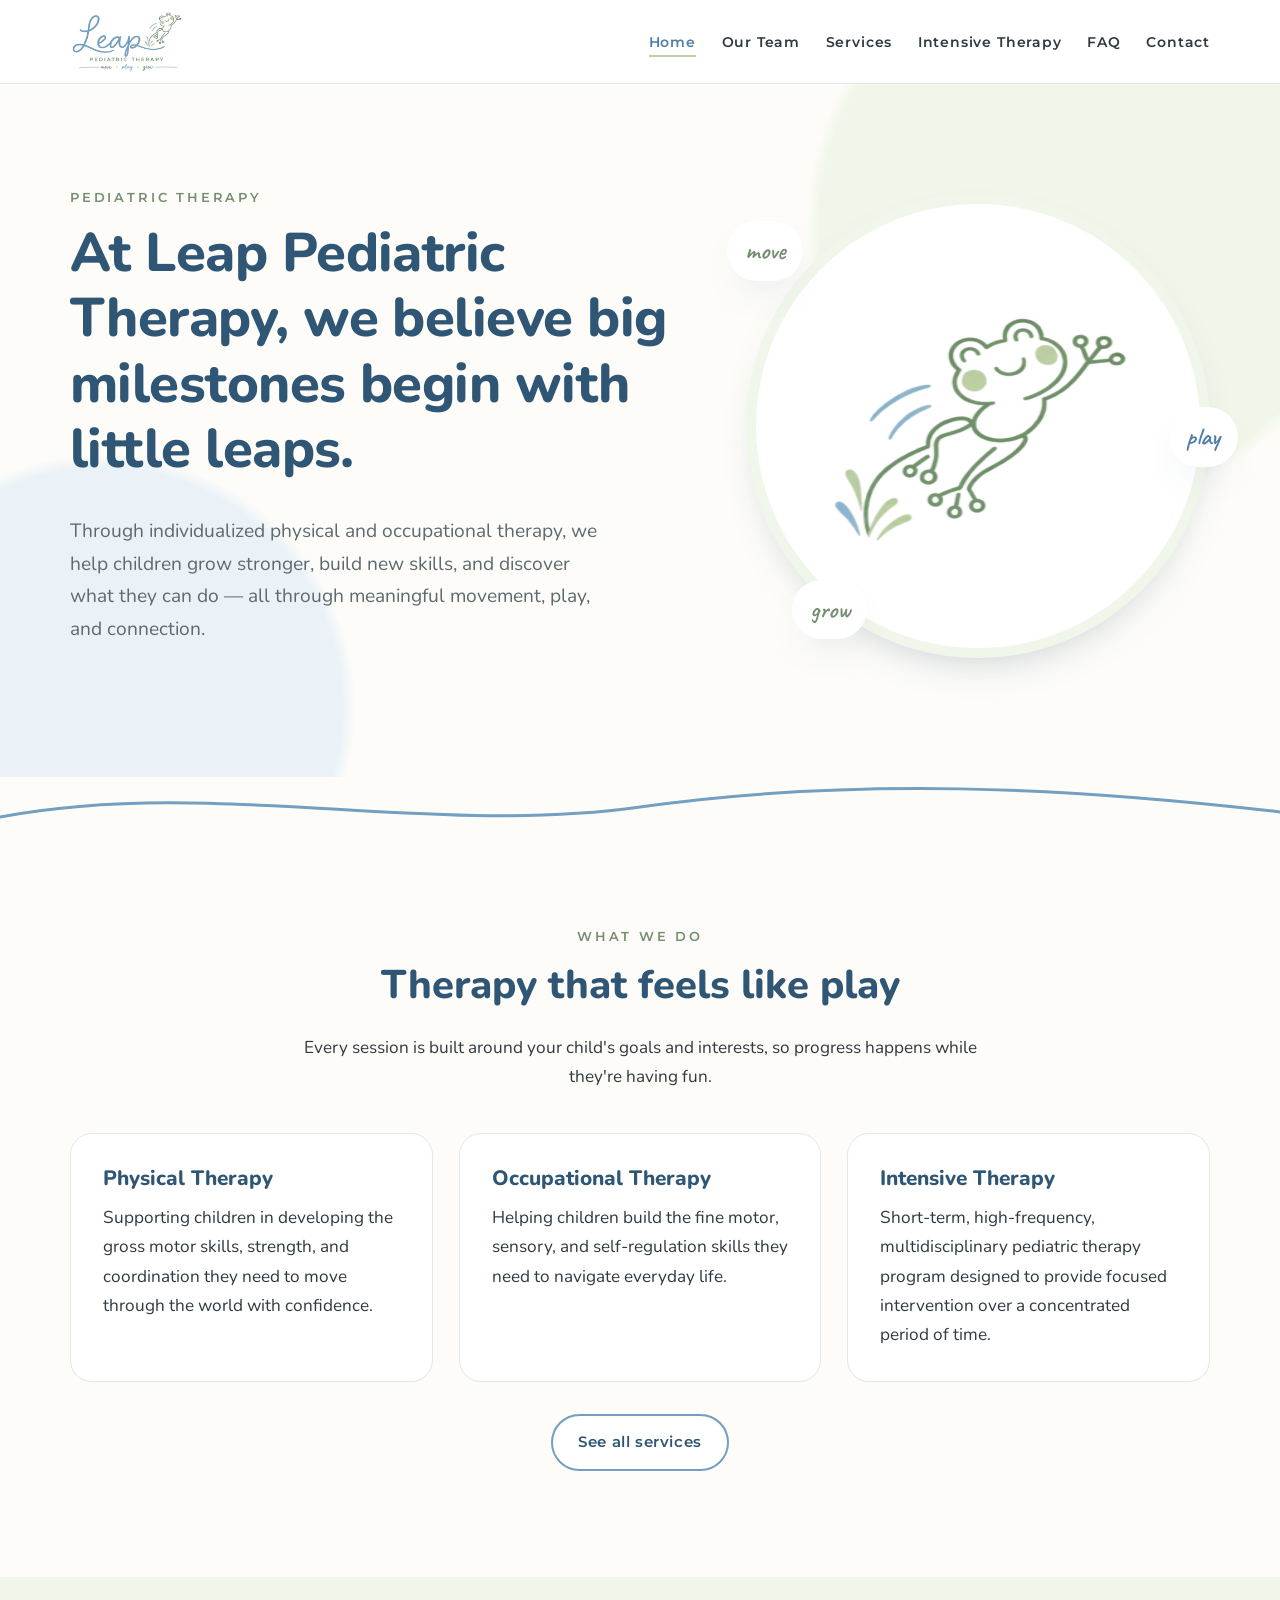
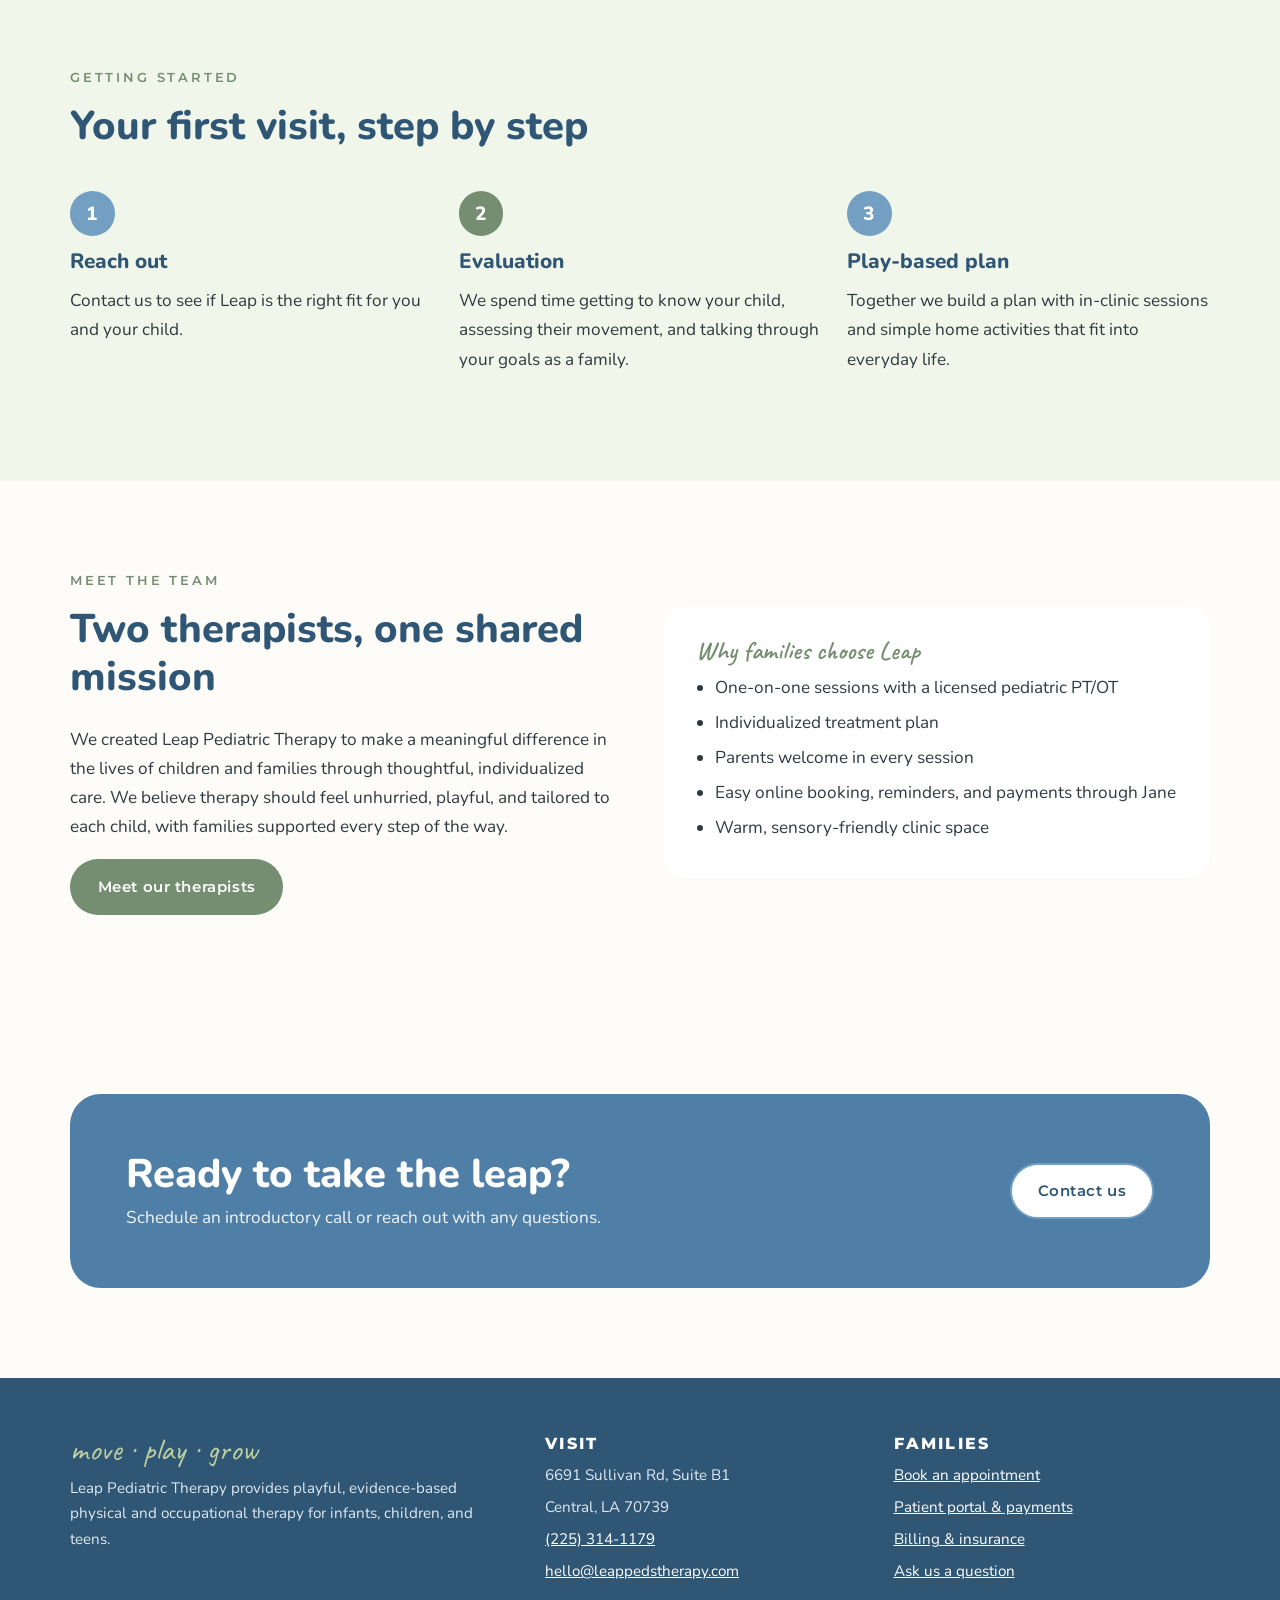
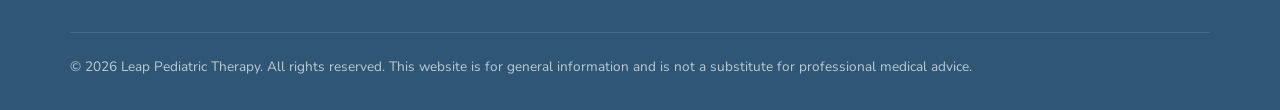
<file: index.html>
<!doctype html>
<html lang="en">
<head>
  <meta charset="utf-8" />
  <meta name="viewport" content="width=device-width, initial-scale=1" />
  <title>Leap Pediatric Therapy | Pediatric Therapy</title>
  <meta name="description" content="Playful, family-centered pediatric physical and occupational therapy for infants, children, and teens. Book online and manage billing through Jane." />
  <meta property="og:title" content="Leap Pediatric Therapy | Pediatric Physical Therapy" />
  <meta property="og:description" content="Playful, family-centered pediatric physical and occupational therapy for infants, children, and teens. Book online and manage billing through Jane." />
  <meta property="og:image" content="/images/leap-logo.jpg" />
  <meta name="theme-color" content="#729fc2" />
  <link rel="icon" type="image/png" href="/favicon.png" />
  <link rel="preconnect" href="https://fonts.googleapis.com" />
  <link rel="preconnect" href="https://fonts.gstatic.com" crossorigin />
  <link href="https://fonts.googleapis.com/css2?family=Caveat:wght@600&family=Montserrat:wght@500;600&family=Nunito:wght@400;600;700;800&display=swap" rel="stylesheet" />
  <link rel="stylesheet" href="/css/styles.css" />
</head>
<body>
  <a class="skip-link" href="#main">Skip to content</a>
  <header class="site-header">
    <div class="container nav">
      <a class="brand" href="/" aria-label="Leap Pediatric Therapy home"><img src="/images/leap-logo.jpg" alt="Leap Pediatric Therapy — move, play, grow" width="845" height="475" /></a>
      <button class="nav-toggle" aria-expanded="false" aria-controls="nav-links">Menu</button>
      <ul class="nav-links" id="nav-links">
        <li><a href="/" aria-current="page">Home</a></li>
        <li><a href="/about">Our Team</a></li>
        <li><a href="/services">Services</a></li>
        <li><a href="/intensives">Intensive Therapy</a></li>
        <li><a href="/faq">FAQ</a></li>        
        <li><a href="/contact">Contact</a></li>
    </div>
  </header>

  <main id="main">
    <section class="hero">
      <div class="container hero-grid">
        <div>
          <span class="eyebrow">Pediatric Therapy</span>
          <h1>At Leap Pediatric Therapy, we believe big milestones begin with little leaps. </h1>
          <p class="lead">Through individualized physical and occupational therapy, we help children grow stronger, build new skills, and discover what they can do — all through meaningful movement, play, and connection.</p>
        </div>
        <div class="hero-art" aria-hidden="true">
          <div class="bubble"><img src="/images/frog.png" alt="" width="240" height="240" /></div>
          <span class="tag t1">move</span>
          <span class="tag t2">play</span>
          <span class="tag t3">grow</span>
        </div>
      </div>
    </section>
    <svg class="wave" viewBox="0 0 1440 60" preserveAspectRatio="none" aria-hidden="true"><path d="M0 40 C 240 0, 480 60, 720 30 S 1200 10, 1440 35" fill="none" stroke="currentColor" stroke-width="3" stroke-linecap="round"/></svg>

    <section>
      <div class="container">
        <div class="section-head center">
          <span class="eyebrow">What we do</span>
          <h2>Therapy that feels like play</h2>
          <p>Every session is built around your child's goals and interests, so progress happens while they're having fun.</p>
        </div>
        <div class="grid grid-3">
          <article class="card">
            <h3>Physical Therapy</h3>
            <p>Supporting children in developing the gross motor skills, strength, and coordination they need to move through the world with confidence.</p>
          </article>
          <article class="card">
            <h3>Occupational Therapy</h3>
            <p>Helping children build the fine motor, sensory, and self-regulation skills they need to navigate everyday life.</p>
          </article>
          <article class="card">
            <h3>Intensive Therapy</h3>
            <p>Short-term, high-frequency, multidisciplinary pediatric therapy program designed to provide focused intervention over a concentrated period of time.</p>
          </article>
        </div>
        <p style="text-align:center;margin-top:2rem"><a class="btn btn-outline" href="/services">See all services</a></p>
      </div>
    </section>

    <section class="bg-leaf">
      <div class="container">
        <div class="section-head">
          <span class="eyebrow">Getting started</span>
          <h2>Your first visit, step by step</h2>
        </div>
        <div class="grid grid-3 steps">
          <div class="step">
            <h3>Reach out</h3>
            <p>Contact us to see if Leap is the right fit for you and your child.</p>
          </div>
          <div class="step">
            <h3>Evaluation</h3>
            <p>We spend time getting to know your child, assessing their movement, and talking through your goals as a family.</p>
          </div>
          <div class="step">
            <h3>Play-based plan</h3>
            <p>Together we build a plan with in-clinic sessions and simple home activities that fit into everyday life.</p>
          </div>
        </div>
      </div>
    </section>

    <section>
      <div class="container grid grid-2" style="align-items:center;gap:3rem">
        <div>
          <span class="eyebrow">Meet the team</span>
          <h2>Two therapists, one shared mission</h2>
          <p>We created Leap Pediatric Therapy to make a meaningful difference in the lives of children and families through thoughtful, individualized care. We believe therapy should feel unhurried, playful, and tailored to each child, with families supported every step of the way.</p>
          <a class="btn btn-green" href="/about">Meet our therapists</a>
        </div>
        <div class="card bg-blue" style="border:0">
          <p class="script" style="margin-bottom:.6rem">Why families choose Leap</p>
          <ul>
            <li>One-on-one sessions with a licensed pediatric PT/OT</li>
            <li>Individualized treatment plan</li>
            <li>Parents welcome in every session</li>
            <li>Easy online booking, reminders, and payments through Jane</li>
            <li>Warm, sensory-friendly clinic space</li>
          </ul>
        </div>
      </div>
    </section>

    <section>
      <div class="container">
        <div class="callout">
          <div>
            <h2>Ready to take the leap?</h2>
            <p>Schedule an introductory call or reach out with any questions.</p>
          </div>
          <div class="actions" style="display:flex;gap:.8rem;flex-wrap:wrap">
            <a class="btn btn-outline" href="/contact">Contact us</a>
          </div>
        </div>
      </div>
    </section>
  </main>

  <footer class="site-footer">
    <div class="container">
      <div class="footer-grid">
        <div>
          <p class="footer-tagline">move · play · grow</p>
          <p>Leap Pediatric Therapy provides playful, evidence-based physical and occupational therapy for infants, children, and teens.</p>
        </div>
        <div>
          <h3>Visit</h3>
          <ul>
            <li>6691 Sullivan Rd, Suite B1</li>
            <li>Central, LA 70739</li>
            <li><a href="tel:+12253141179">(225) 314-1179</a></li>
            <li><a href="mailto:hello@leappedstherapy.com">hello@leappedstherapy.com</a></li>
          </ul>
        </div>
        <div>
          <h3>Families</h3>
          <ul>
            <li><a href="https://leappediatrictherapy.janeapp.com" data-jane>Book an appointment</a></li>
            <li><a href="https://leappediatrictherapy.janeapp.com" data-jane>Patient portal &amp; payments</a></li>
            <li><a href="/book#billing">Billing &amp; insurance</a></li>
            <li><a href="/contact">Ask us a question</a></li>
          </ul>
        </div>
      </div>
      <div class="footer-bottom">© <span data-year>2026</span> Leap Pediatric Therapy. All rights reserved. This website is for general information and is not a substitute for professional medical advice.</div>
    </div>
  </footer>
  <script src="/js/site.js" defer></script>
</body>
</html>
</file>
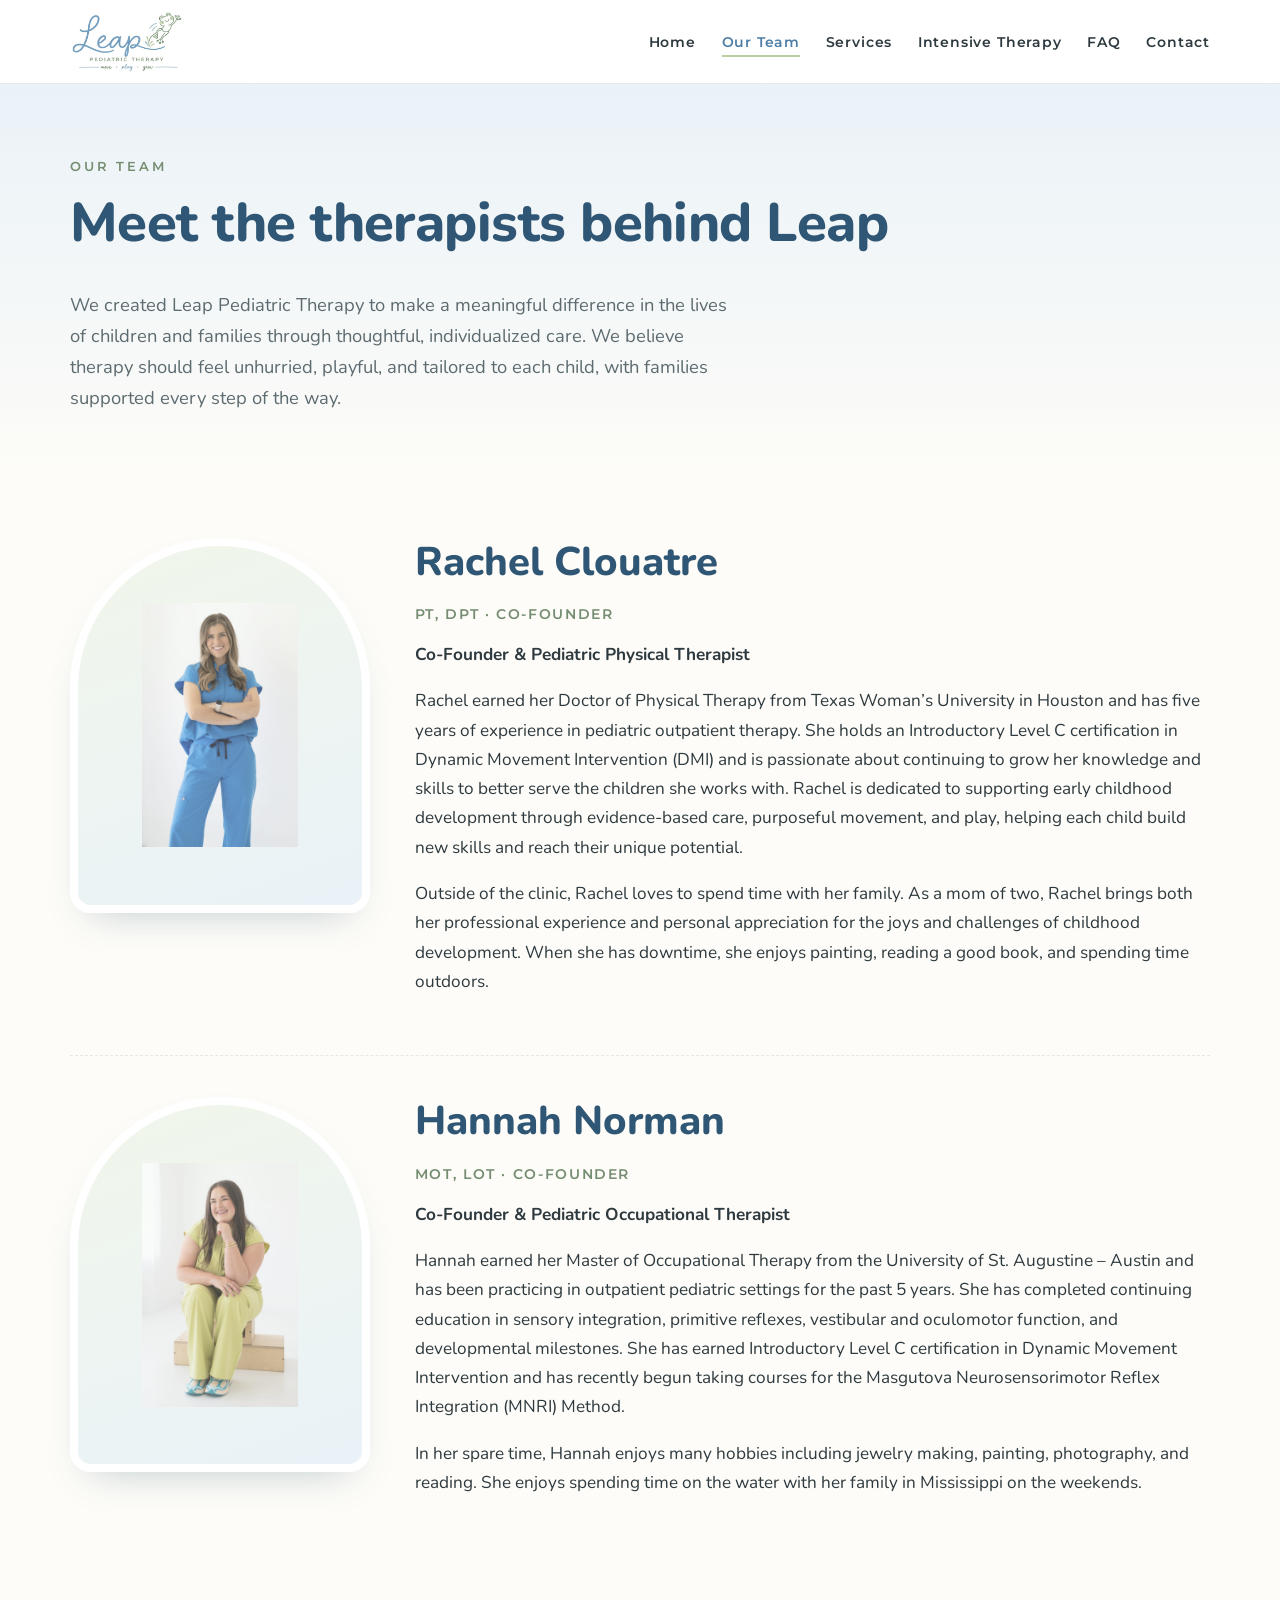
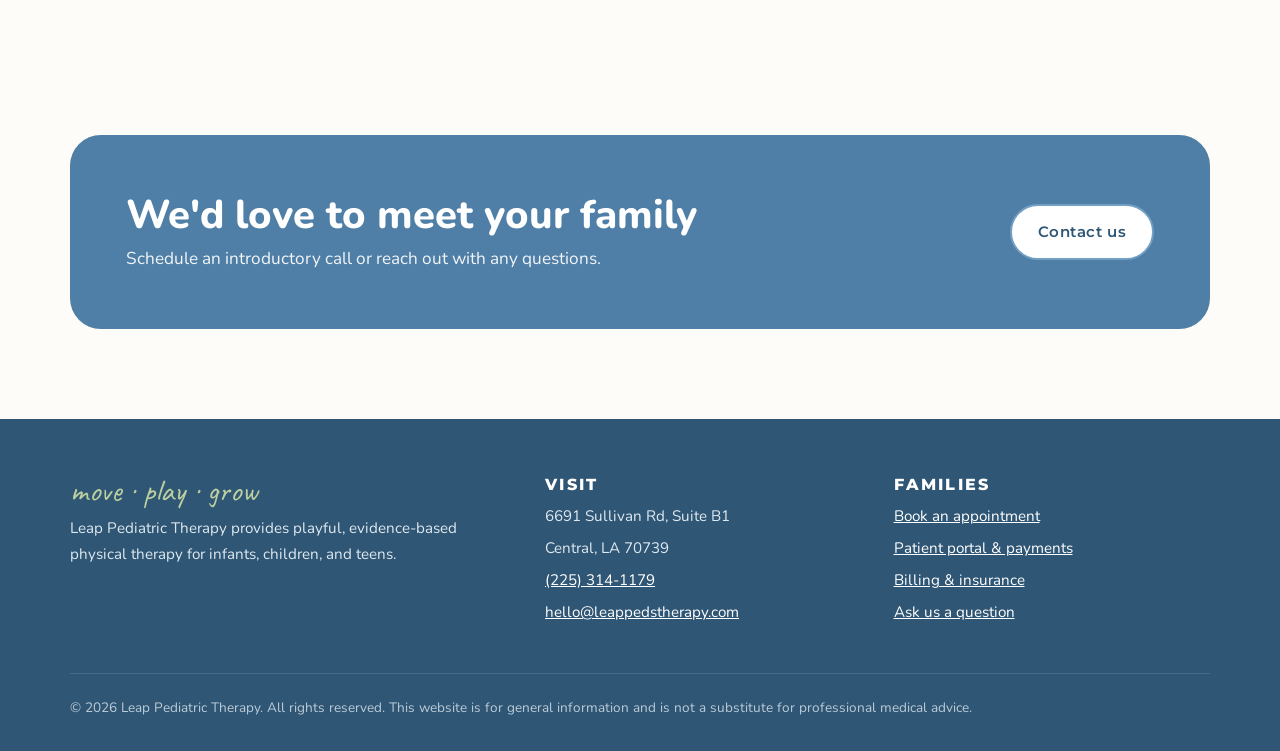
<file: about.html>
<!doctype html>
<html lang="en">
<head>
  <meta charset="utf-8" />
  <meta name="viewport" content="width=device-width, initial-scale=1" />
  <title>Our Team | Leap Pediatric Therapy</title>
  <meta name="description" content="Meet the pediatric therapists who founded Leap Pediatric Therapy." />
  <meta property="og:title" content="Our Team | Leap Pediatric Therapy" />
  <meta property="og:description" content="Meet the pediatric therapists who founded Leap Pediatric Therapy." />
  <meta property="og:image" content="/images/leap-logo.jpg" />
  <meta name="theme-color" content="#729fc2" />
  <link rel="icon" type="image/png" href="/favicon.png" />
  <link rel="preconnect" href="https://fonts.googleapis.com" />
  <link rel="preconnect" href="https://fonts.gstatic.com" crossorigin />
  <link href="https://fonts.googleapis.com/css2?family=Caveat:wght@600&family=Montserrat:wght@500;600&family=Nunito:wght@400;600;700;800&display=swap" rel="stylesheet" />
  <link rel="stylesheet" href="/css/styles.css" />
</head>
<body>
  <a class="skip-link" href="#main">Skip to content</a>
  <header class="site-header">
    <div class="container nav">
      <a class="brand" href="/" aria-label="Leap Pediatric Therapy home"><img src="/images/leap-logo.jpg" alt="Leap Pediatric Therapy — move, play, grow" width="845" height="475" /></a>
      <button class="nav-toggle" aria-expanded="false" aria-controls="nav-links">Menu</button>
      <ul class="nav-links" id="nav-links">
        <li><a href="/">Home</a></li>
        <li><a href="/about" aria-current="page">Our Team</a></li>
        <li><a href="/services">Services</a></li>
        <li><a href="/intensives">Intensive Therapy</a></li>
        <li><a href="/faq">FAQ</a></li>
        <li><a href="/contact">Contact</a></li>
      </ul>
    </div>
  </header>

  <main id="main">
    <section class="page-hero">
      <div class="container">
        <span class="eyebrow">Our Team</span>
        <h1>Meet the therapists behind Leap</h1>
        <p>We created Leap Pediatric Therapy to make a meaningful difference in the lives of children and families through thoughtful, individualized care. We believe therapy should feel unhurried, playful, and tailored to each child, with families supported every step of the way. </p>
      </div>
    </section>

    <section style="padding-top:1rem">
      <div class="container">
        <article class="team-member">
          <div class="portrait">
            <!-- Replace with a real headshot: <img class="photo" src="/images/your-photo.jpg" alt="[Your Name]" /> -->
            <img class="placeholder" src="/images/Rachel2.jpg" alt="" />
          </div>
          <div>
            <h2>Rachel Clouatre</h2>
            <p class="creds">PT, DPT · Co-Founder</p>
            <p><strong>Co-Founder & Pediatric Physical Therapist</strong></p>
            <p>Rachel earned her Doctor of Physical Therapy from Texas Woman’s University in Houston and has five years of experience in pediatric outpatient therapy. She holds an Introductory Level C certification in Dynamic Movement Intervention (DMI) and is passionate about continuing to grow her knowledge and skills to better serve the children she works with. Rachel is dedicated to supporting early childhood development through evidence-based care, purposeful movement, and play, helping each child build new skills and reach their unique potential.</p>
            <p>Outside of the clinic, Rachel loves to spend time with her family. As a mom of two, Rachel brings both her professional experience and personal appreciation for the joys and challenges of childhood development. When she has downtime, she enjoys painting, reading a good book, and spending time outdoors.</p>
        </article>
        <article class="team-member">
          <div class="portrait">
            <!-- Replace with a real headshot: <img class="photo" src="/images/your-photo.jpg" alt="[Partner's Name]" /> -->
            <img class="placeholder" src="/images/Hannah2.jpg" alt="" />
          </div>
          <div>
            <h2>Hannah Norman</h2>
            <p class="creds">MOT, LOT · Co-Founder</p>
            <p><strong>Co-Founder & Pediatric Occupational Therapist</strong></p>
            <p>Hannah earned her Master of Occupational Therapy from the University of St. Augustine – Austin and has been practicing in outpatient pediatric settings for the past 5 years. She has completed continuing education in sensory integration, primitive reflexes, vestibular and oculomotor function, and developmental milestones. She has earned Introductory Level C certification in Dynamic Movement Intervention and has recently begun taking courses for the Masgutova Neurosensorimotor Reflex Integration (MNRI) Method.</p>
            <p>In her spare time, Hannah enjoys many hobbies including jewelry making, painting, photography, and reading. She enjoys spending time on the water with her family in Mississippi on the weekends.</p>
        </article>
      </div>
    </section>

    <section>
      <div class="container">
        <div class="callout">
          <div>
            <h2>We'd love to meet your family</h2>
            <p>Schedule an introductory call or reach out with any questions.</p>
          </div>
          <div class="actions" style="display:flex;gap:.8rem;flex-wrap:wrap">
            <a class="btn btn-outline" href="/contact">Contact us</a>
          </div>
        </div>
      </div>
    </section>
  </main>

  <footer class="site-footer">
    <div class="container">
      <div class="footer-grid">
        <div>
          <p class="footer-tagline">move · play · grow</p>
          <p>Leap Pediatric Therapy provides playful, evidence-based physical therapy for infants, children, and teens.</p>
        </div>
        <div>
          <h3>Visit</h3>
          <ul>
            <li>6691 Sullivan Rd, Suite B1</li>
            <li>Central, LA 70739</li>
            <li><a href="tel:+12253141179">(225) 314-1179</a></li>
            <li><a href="mailto:hello@leappedstherapy.com">hello@leappedstherapy.com</a></li>
          </ul>
        </div>
        <div>
          <h3>Families</h3>
          <ul>
            <li><a href="https://leappediatrictherapy.janeapp.com" data-jane>Book an appointment</a></li>
            <li><a href="https://leappediatrictherapy.janeapp.com" data-jane>Patient portal &amp; payments</a></li>
            <li><a href="/book#billing">Billing &amp; insurance</a></li>
            <li><a href="/contact">Ask us a question</a></li>
          </ul>
        </div>
      </div>
      <div class="footer-bottom">© <span data-year>2026</span> Leap Pediatric Therapy. All rights reserved. This website is for general information and is not a substitute for professional medical advice.</div>
    </div>
  </footer>
  <script src="/js/site.js" defer></script>
</body>
</html>
</file>
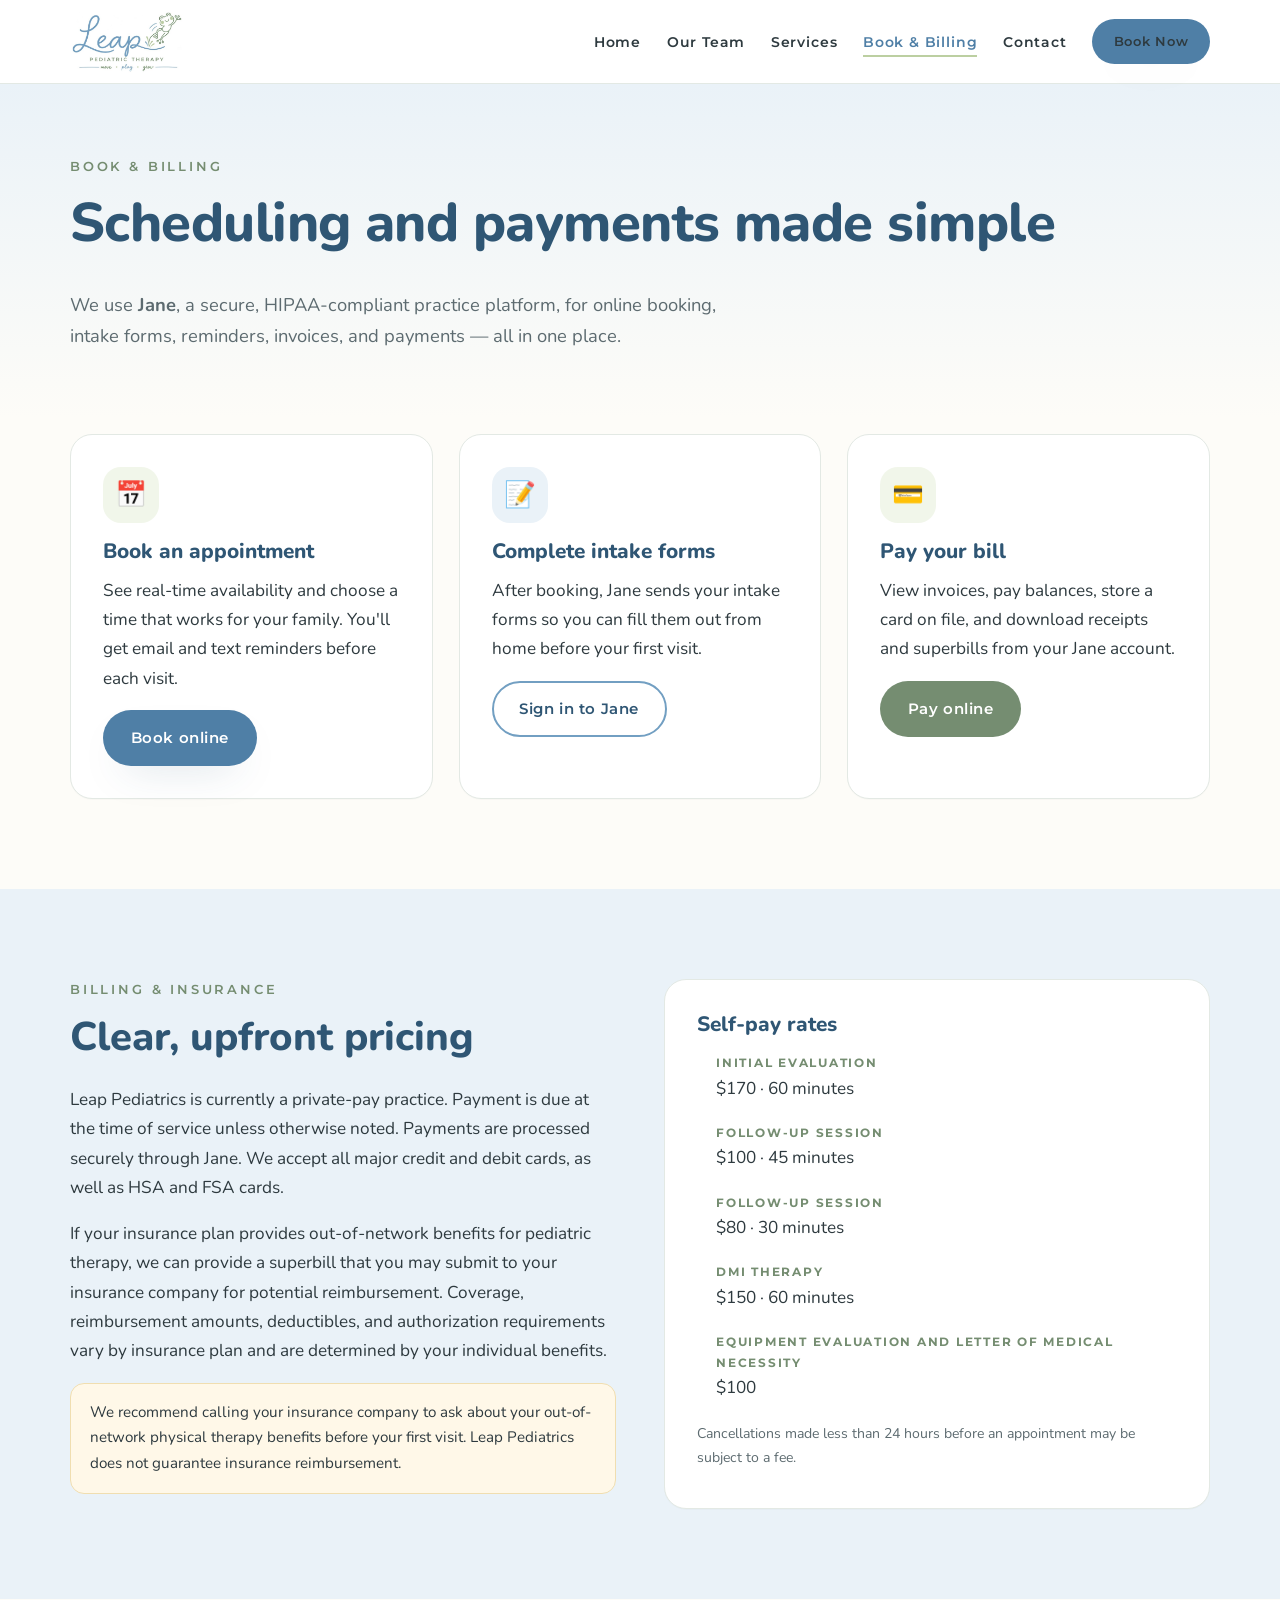
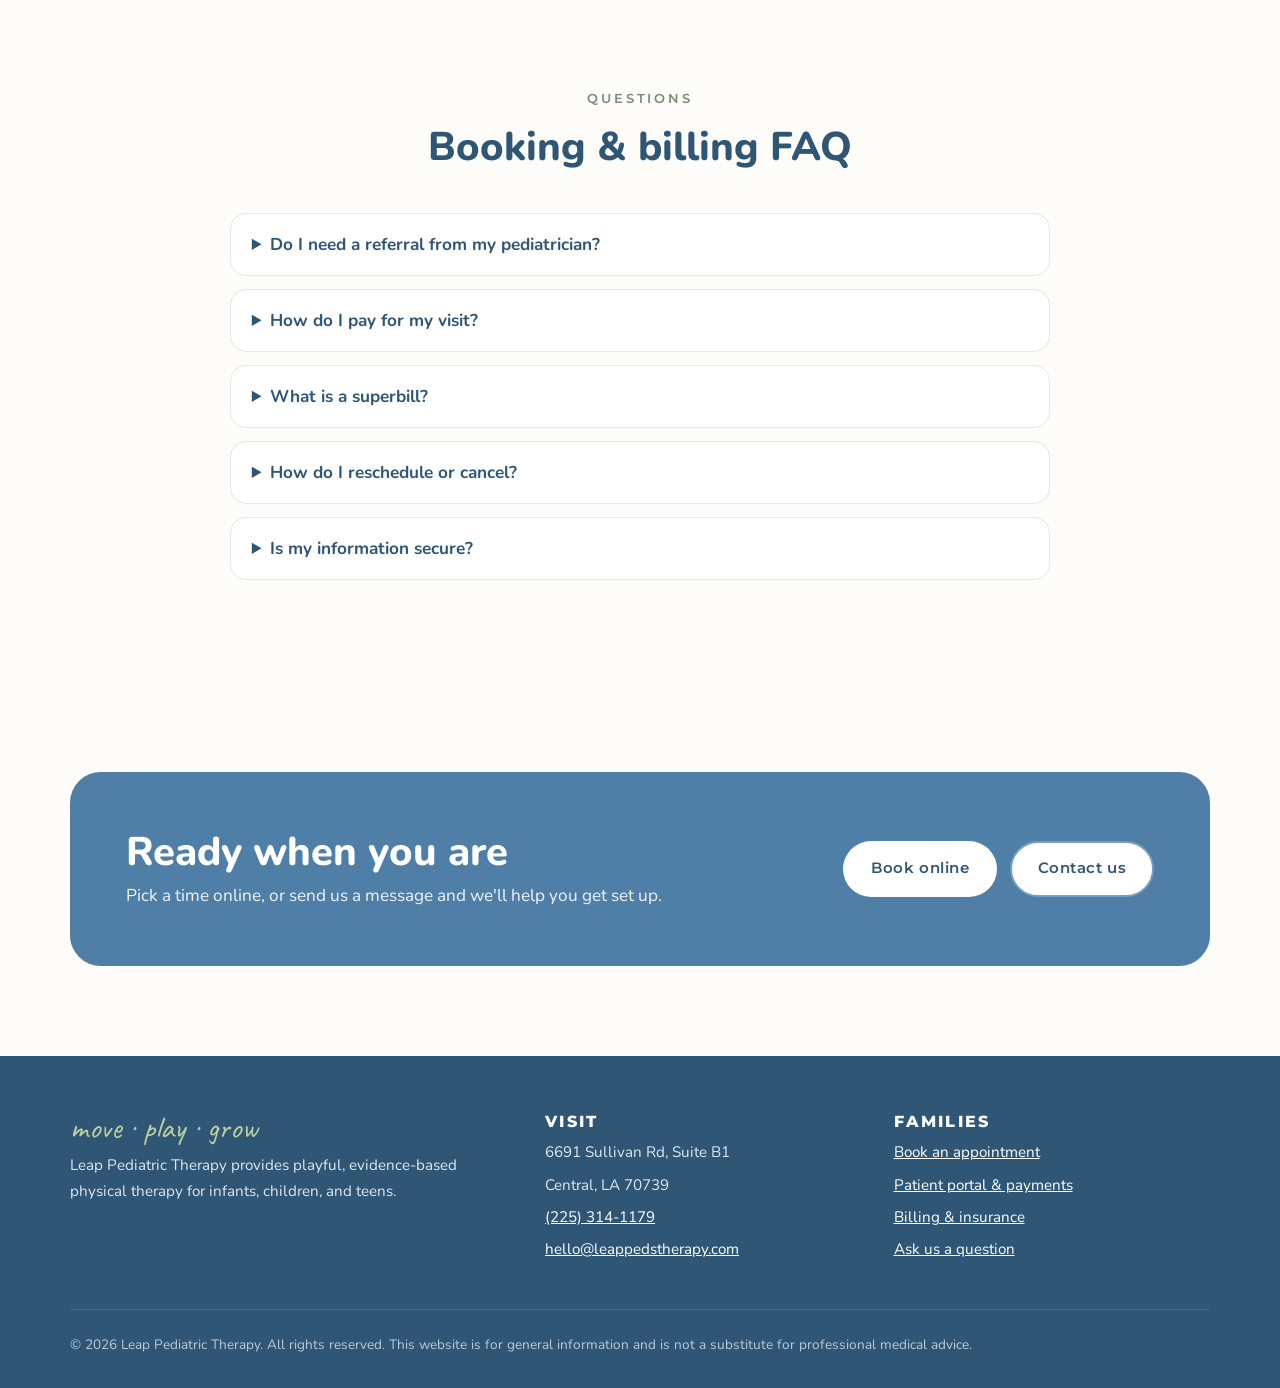
<file: book.html>
<!doctype html>
<html lang="en">
<head>
  <meta charset="utf-8" />
  <meta name="viewport" content="width=device-width, initial-scale=1" />
  <title>Book & Billing | Leap Pediatric Therapy</title>
  <meta name="description" content="Book appointments, complete intake forms, and pay your bill securely online through Jane." />
  <meta property="og:title" content="Book & Billing | Leap Pediatric Therapy" />
  <meta property="og:description" content="Book appointments, complete intake forms, and pay your bill securely online through Jane." />
  <meta property="og:image" content="/images/leap-logo.jpg" />
  <meta name="theme-color" content="#729fc2" />
  <link rel="icon" type="image/png" href="/favicon.png" />
  <link rel="preconnect" href="https://fonts.googleapis.com" />
  <link rel="preconnect" href="https://fonts.gstatic.com" crossorigin />
  <link href="https://fonts.googleapis.com/css2?family=Caveat:wght@600&family=Montserrat:wght@500;600&family=Nunito:wght@400;600;700;800&display=swap" rel="stylesheet" />
  <link rel="stylesheet" href="/css/styles.css" />
</head>
<body>
  <a class="skip-link" href="#main">Skip to content</a>
  <header class="site-header">
    <div class="container nav">
      <a class="brand" href="/" aria-label="Leap Pediatric Therapy home"><img src="/images/leap-logo.jpg" alt="Leap Pediatric Therapy — move, play, grow" width="845" height="475" /></a>
      <button class="nav-toggle" aria-expanded="false" aria-controls="nav-links">Menu</button>
      <ul class="nav-links" id="nav-links">
        <li><a href="/">Home</a></li>
        <li><a href="/about">Our Team</a></li>
        <li><a href="/services">Services</a></li>
        <li><a href="/book" aria-current="page">Book & Billing</a></li>
        <li><a href="/contact">Contact</a></li>
        <li><a class="btn btn-primary" href="https://leappediatrictherapy.janeapp.com" data-jane>Book Now</a></li>
      </ul>
    </div>
  </header>

  <main id="main">
    <section class="page-hero">
      <div class="container">
        <span class="eyebrow">Book &amp; Billing</span>
        <h1>Scheduling and payments made simple</h1>
        <p>We use <strong>Jane</strong>, a secure, HIPAA-compliant practice platform, for online booking, intake forms, reminders, invoices, and payments — all in one place.</p>
      </div>
    </section>

    <section style="padding-top:1rem">
      <div class="container grid grid-3">
        <article class="card">
          <div class="icon" aria-hidden="true">📅</div>
          <h3>Book an appointment</h3>
          <p>See real-time availability and choose a time that works for your family. You'll get email and text reminders before each visit.</p>
          <a class="btn btn-primary" href="https://leappediatrictherapy.janeapp.com" data-jane>Book online</a>
        </article>
        <article class="card">
          <div class="icon" aria-hidden="true">📝</div>
          <h3>Complete intake forms</h3>
          <p>After booking, Jane sends your intake forms so you can fill them out from home before your first visit.</p>
          <a class="btn btn-outline" href="https://leappediatrictherapy.janeapp.com" data-jane>Sign in to Jane</a>
        </article>
        <article class="card">
          <div class="icon" aria-hidden="true">💳</div>
          <h3>Pay your bill</h3>
          <p>View invoices, pay balances, store a card on file, and download receipts and superbills from your Jane account.</p>
          <a class="btn btn-green" href="https://leappediatrictherapy.janeapp.com" data-jane>Pay online</a>
        </article>
      </div>
    </section>

    <section class="bg-blue" id="billing">
      <div class="container grid grid-2" style="gap:3rem">
        <div>
          <span class="eyebrow">Billing &amp; insurance</span>
          <h2>Clear, upfront pricing</h2>
          <p>Leap Pediatrics is currently a private-pay practice. Payment is due at the time of service unless otherwise noted. Payments are processed securely through Jane. We accept all major credit and debit cards, as well as HSA and FSA cards.</p>
          <p>If your insurance plan provides out-of-network benefits for pediatric therapy, we can provide a superbill that you may submit to your insurance company for potential reimbursement. Coverage, reimbursement amounts, deductibles, and authorization requirements vary by insurance plan and are determined by your individual benefits.</p>
          <p class="notice">We recommend calling your insurance company to ask about your out-of-network physical therapy benefits before your first visit. Leap Pediatrics does not guarantee insurance reimbursement.</p>
        </div>
        <div class="card">
          <h3>Self-pay rates</h3>
          <ul class="contact-list" style="margin-top:1rem">
            <li><span><strong>Initial Evaluation</strong>$170 · 60 minutes</span></li>
            <li><span><strong>Follow-Up Session</strong>$100 · 45 minutes</span></li>
            <li><span><strong>Follow-Up Session</strong>$80 · 30 minutes</span></li>
            <li><span><strong>DMI Therapy</strong>$150 · 60 minutes</span></li>
            <li><span><strong>Equipment Evaluation and Letter of Medical Necessity</strong>$100</span></li>
          </ul>
          <p class="form-note">Cancellations made less than 24 hours before an appointment may be subject to a fee.</p>
        </div>
      </div>
    </section>

    <section>
      <div class="container" style="max-width:820px">
        <div class="section-head center">
          <span class="eyebrow">Questions</span>
          <h2>Booking &amp; billing FAQ</h2>
        </div>
        <details>
          <summary>Do I need a referral from my pediatrician?</summary>
          <p>[Edit for your state's direct-access laws.] Many families can start PT without a referral, but some insurance plans require a prescription for reimbursement. Contact us and we'll help you sort it out.</p>
        </details>
        <details>
          <summary>How do I pay for my visit?</summary>
          <p>Payments are processed securely through Jane. You can keep a card on file for automatic payment after each visit, or pay invoices online from your Jane account.</p>
        </details>
        <details>
          <summary>What is a superbill?</summary>
          <p>A superbill is a detailed receipt with the diagnosis and treatment codes your insurance company needs. You can download it from your Jane account and submit it for out-of-network reimbursement.</p>
        </details>
        <details>
          <summary>How do I reschedule or cancel?</summary>
          <p>Use the link in your Jane reminder email or sign in to your account. Please give us at least 24 hours' notice so we can offer the time to another family.</p>
        </details>
        <details>
          <summary>Is my information secure?</summary>
          <p>Yes. Jane is HIPAA-compliant and encrypts your health and payment information. Please don't send medical details through our website contact form — share them securely in your Jane intake forms instead.</p>
        </details>
      </div>
    </section>

    <section>
      <div class="container">
        <div class="callout">
          <div>
            <h2>Ready when you are</h2>
            <p>Pick a time online, or send us a message and we'll help you get set up.</p>
          </div>
          <div class="actions" style="display:flex;gap:.8rem;flex-wrap:wrap">
            <a class="btn btn-light" href="https://leappediatrictherapy.janeapp.com" data-jane>Book online</a>
            <a class="btn btn-outline" href="/contact">Contact us</a>
          </div>
        </div>
      </div>
    </section>
  </main>

  <footer class="site-footer">
    <div class="container">
      <div class="footer-grid">
        <div>
          <p class="footer-tagline">move · play · grow</p>
          <p>Leap Pediatric Therapy provides playful, evidence-based physical therapy for infants, children, and teens.</p>
        </div>
        <div>
          <h3>Visit</h3>
          <ul>
            <li>6691 Sullivan Rd, Suite B1</li>
            <li>Central, LA 70739</li>
            <li><a href="tel:+12253141179">(225) 314-1179</a></li>
            <li><a href="mailto:hello@leappedstherapy.com">hello@leappedstherapy.com</a></li>
          </ul>
        </div>
        <div>
          <h3>Families</h3>
          <ul>
            <li><a href="https://leappediatrictherapy.janeapp.com" data-jane>Book an appointment</a></li>
            <li><a href="https://leappediatrictherapy.janeapp.com" data-jane>Patient portal &amp; payments</a></li>
            <li><a href="/book#billing">Billing &amp; insurance</a></li>
            <li><a href="/contact">Ask us a question</a></li>
          </ul>
        </div>
      </div>
      <div class="footer-bottom">© <span data-year>2026</span> Leap Pediatric Therapy. All rights reserved. This website is for general information and is not a substitute for professional medical advice.</div>
    </div>
  </footer>
  <script src="/js/site.js" defer></script>
</body>
</html>
</file>
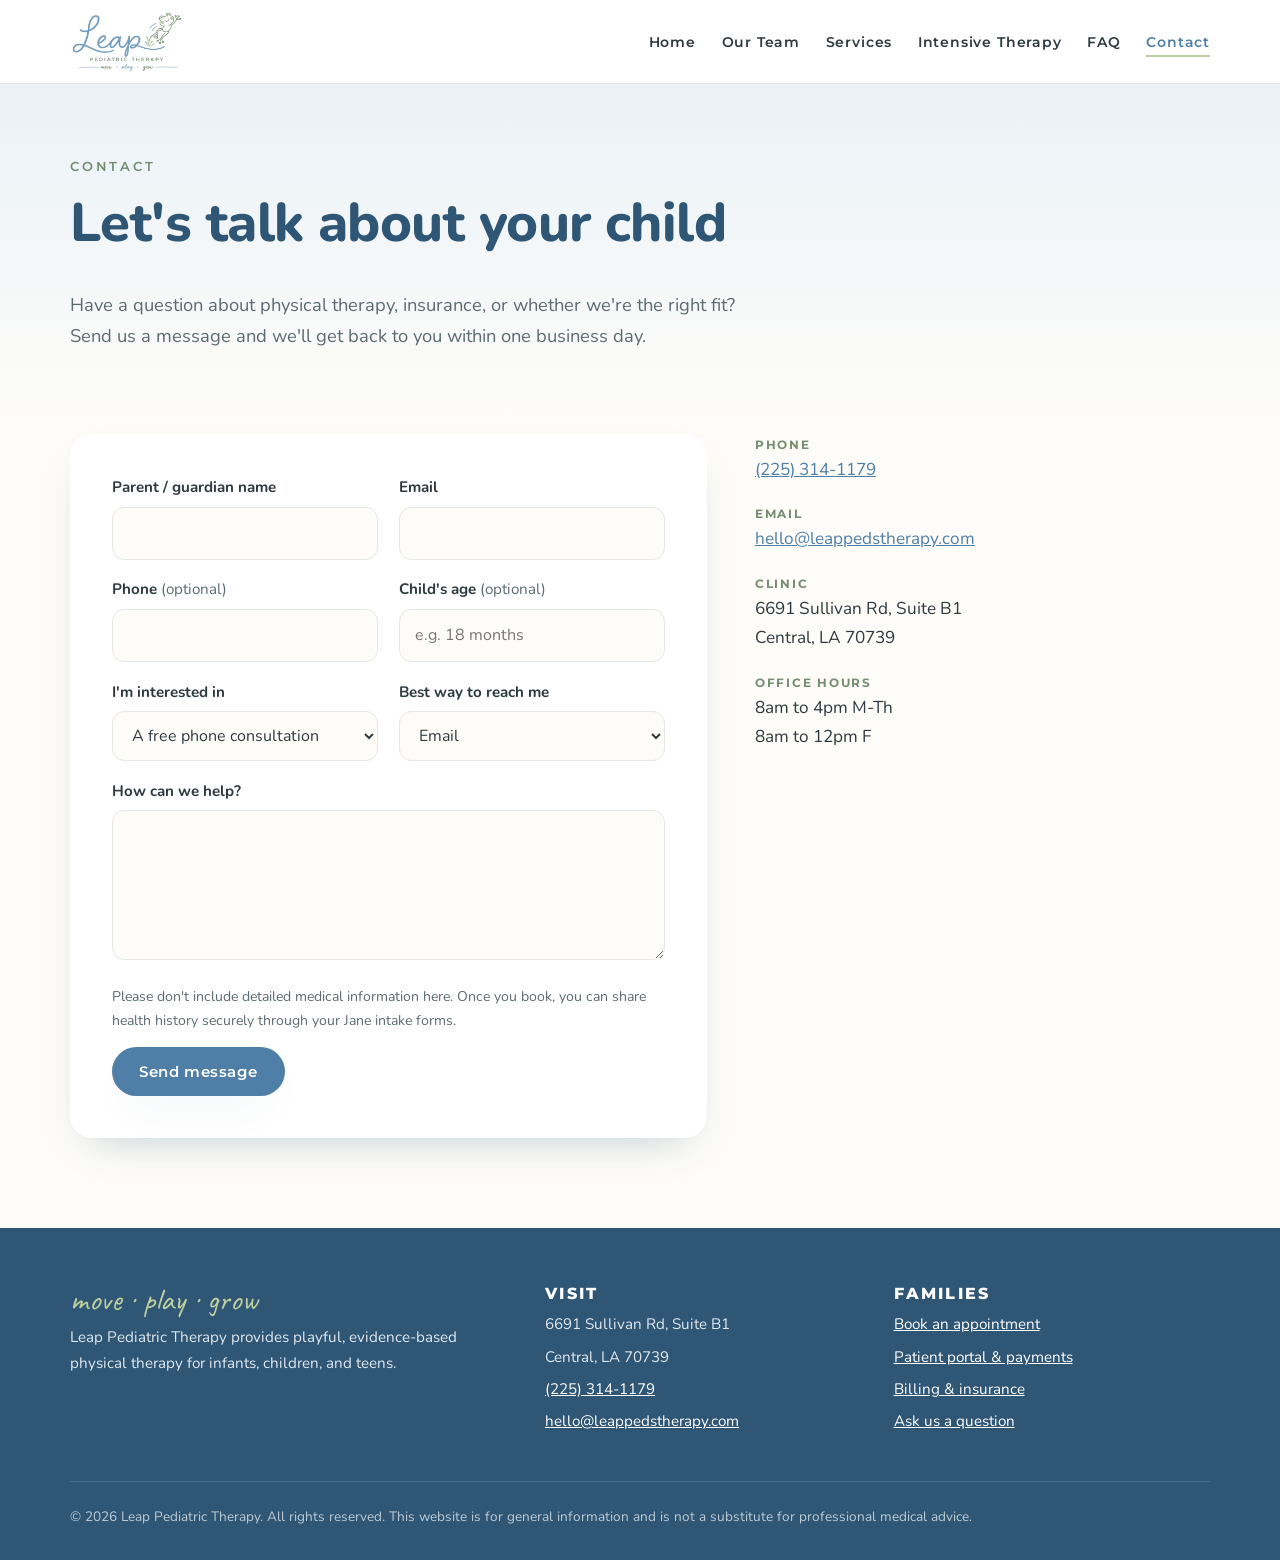
<file: contact.html>
<!doctype html>
<html lang="en">
<head>
  <meta charset="utf-8" />
  <meta name="viewport" content="width=device-width, initial-scale=1" />
  <title>Contact | Leap Pediatric Therapy</title>
  <meta name="description" content="Contact Leap Pediatric Therapy with questions about pediatric physical therapy, insurance, or scheduling." />
  <meta property="og:title" content="Contact | Leap Pediatric Therapy" />
  <meta property="og:description" content="Contact Leap Pediatric Therapy with questions about pediatric physical therapy, insurance, or scheduling." />
  <meta property="og:image" content="/images/leap-logo.jpg" />
  <meta name="theme-color" content="#729fc2" />
  <link rel="icon" type="image/png" href="/favicon.png" />
  <link rel="preconnect" href="https://fonts.googleapis.com" />
  <link rel="preconnect" href="https://fonts.gstatic.com" crossorigin />
  <link href="https://fonts.googleapis.com/css2?family=Caveat:wght@600&family=Montserrat:wght@500;600&family=Nunito:wght@400;600;700;800&display=swap" rel="stylesheet" />
  <link rel="stylesheet" href="/css/styles.css" />
</head>
<body>
  <a class="skip-link" href="#main">Skip to content</a>
  <header class="site-header">
    <div class="container nav">
      <a class="brand" href="/" aria-label="Leap Pediatric Therapy home"><img src="/images/leap-logo.jpg" alt="Leap Pediatric Therapy — move, play, grow" width="845" height="475" /></a>
      <button class="nav-toggle" aria-expanded="false" aria-controls="nav-links">Menu</button>
      <ul class="nav-links" id="nav-links">
        <li><a href="/">Home</a></li>
        <li><a href="/about">Our Team</a></li>
        <li><a href="/services">Services</a></li>
        <li><a href="/intensives">Intensive Therapy</a></li>
        <li><a href="/faq">FAQ</a></li>        
        <li><a href="/contact" aria-current="page">Contact</a></li>
      </ul>
    </div>
  </header>

  <main id="main">
    <section class="page-hero">
      <div class="container">
        <span class="eyebrow">Contact</span>
        <h1>Let's talk about your child</h1>
        <p>Have a question about physical therapy, insurance, or whether we're the right fit? Send us a message and we'll get back to you within one business day.</p>
      </div>
    </section>

    <section style="padding-top:1rem">
      <div class="container grid grid-2" style="grid-template-columns:1.4fr 1fr;gap:3rem;align-items:start">
        <div class="form-card">
          <form name="contact" method="POST" action="/thank-you" data-netlify="true" netlify-honeypot="bot-field">
            <input type="hidden" name="form-name" value="contact" />
            <input type="hidden" name="subject" value="New inquiry from the Leap website" />
            <p class="hidden"><label>Don't fill this out: <input name="bot-field" /></label></p>
            <div class="form-grid">
              <div>
                <label for="name">Parent / guardian name</label>
                <input id="name" name="name" autocomplete="name" required />
              </div>
              <div>
                <label for="email">Email</label>
                <input id="email" name="email" type="email" autocomplete="email" required />
              </div>
              <div>
                <label for="phone">Phone <span class="optional">(optional)</span></label>
                <input id="phone" name="phone" type="tel" autocomplete="tel" />
              </div>
              <div>
                <label for="child-age">Child's age <span class="optional">(optional)</span></label>
                <input id="child-age" name="child-age" placeholder="e.g. 18 months" />
              </div>
              <div>
                <label for="topic">I'm interested in</label>
                <select id="topic" name="topic">
                  <option>A free phone consultation</option>
                  <option>Scheduling an evaluation</option>
                  <option>Insurance &amp; billing</option>
                  <option>General question</option>
                </select>
              </div>
              <div>
                <label for="contact-method">Best way to reach me</label>
                <select id="contact-method" name="contact-method">
                  <option>Email</option>
                  <option>Phone call</option>
                  <option>Text message</option>
                </select>
              </div>
              <div class="full">
                <label for="message">How can we help?</label>
                <textarea id="message" name="message" required></textarea>
              </div>
            </div>
            <p class="form-note">Please don't include detailed medical information here. Once you book, you can share health history securely through your Jane intake forms.</p>
            <button class="btn btn-primary" type="submit">Send message</button>
          </form>
        </div>
        <aside>
          <ul class="contact-list">
            <li><span><strong>Phone</strong><a href="tel:+12253141179">(225) 314-1179</a></span></li>
            <li><span><strong>Email</strong><a href="mailto:hello@leappedstherapy.com">hello@leappedstherapy.com</a></span></li>
            <li><span><strong>Clinic</strong>6691 Sullivan Rd, Suite B1<br />Central, LA 70739</span></li>
            <li><span><strong>Office Hours</strong>8am to 4pm M-Th<br />8am to 12pm F</span></li>
          </ul>
        </aside>
      </div>
    </section>
  </main>

  <footer class="site-footer">
    <div class="container">
      <div class="footer-grid">
        <div>
          <p class="footer-tagline">move · play · grow</p>
          <p>Leap Pediatric Therapy provides playful, evidence-based physical therapy for infants, children, and teens.</p>
        </div>
        <div>
          <h3>Visit</h3>
          <ul>
            <li>6691 Sullivan Rd, Suite B1</li>
            <li>Central, LA 70739</li>
            <li><a href="tel:+12253141179">(225) 314-1179</a></li>
            <li><a href="mailto:hello@leappedstherapy.com">hello@leappedstherapy.com</a></li>
          </ul>
        </div>
        <div>
          <h3>Families</h3>
          <ul>
            <li><a href="https://leappediatrictherapy.janeapp.com" data-jane>Book an appointment</a></li>
            <li><a href="https://leappediatrictherapy.janeapp.com" data-jane>Patient portal &amp; payments</a></li>
            <li><a href="/book#billing">Billing &amp; insurance</a></li>
            <li><a href="/contact">Ask us a question</a></li>
          </ul>
        </div>
      </div>
      <div class="footer-bottom">© <span data-year>2026</span> Leap Pediatric Therapy. All rights reserved. This website is for general information and is not a substitute for professional medical advice.</div>
    </div>
  </footer>
  <script src="/js/site.js" defer></script>
</body>
</html>
</file>
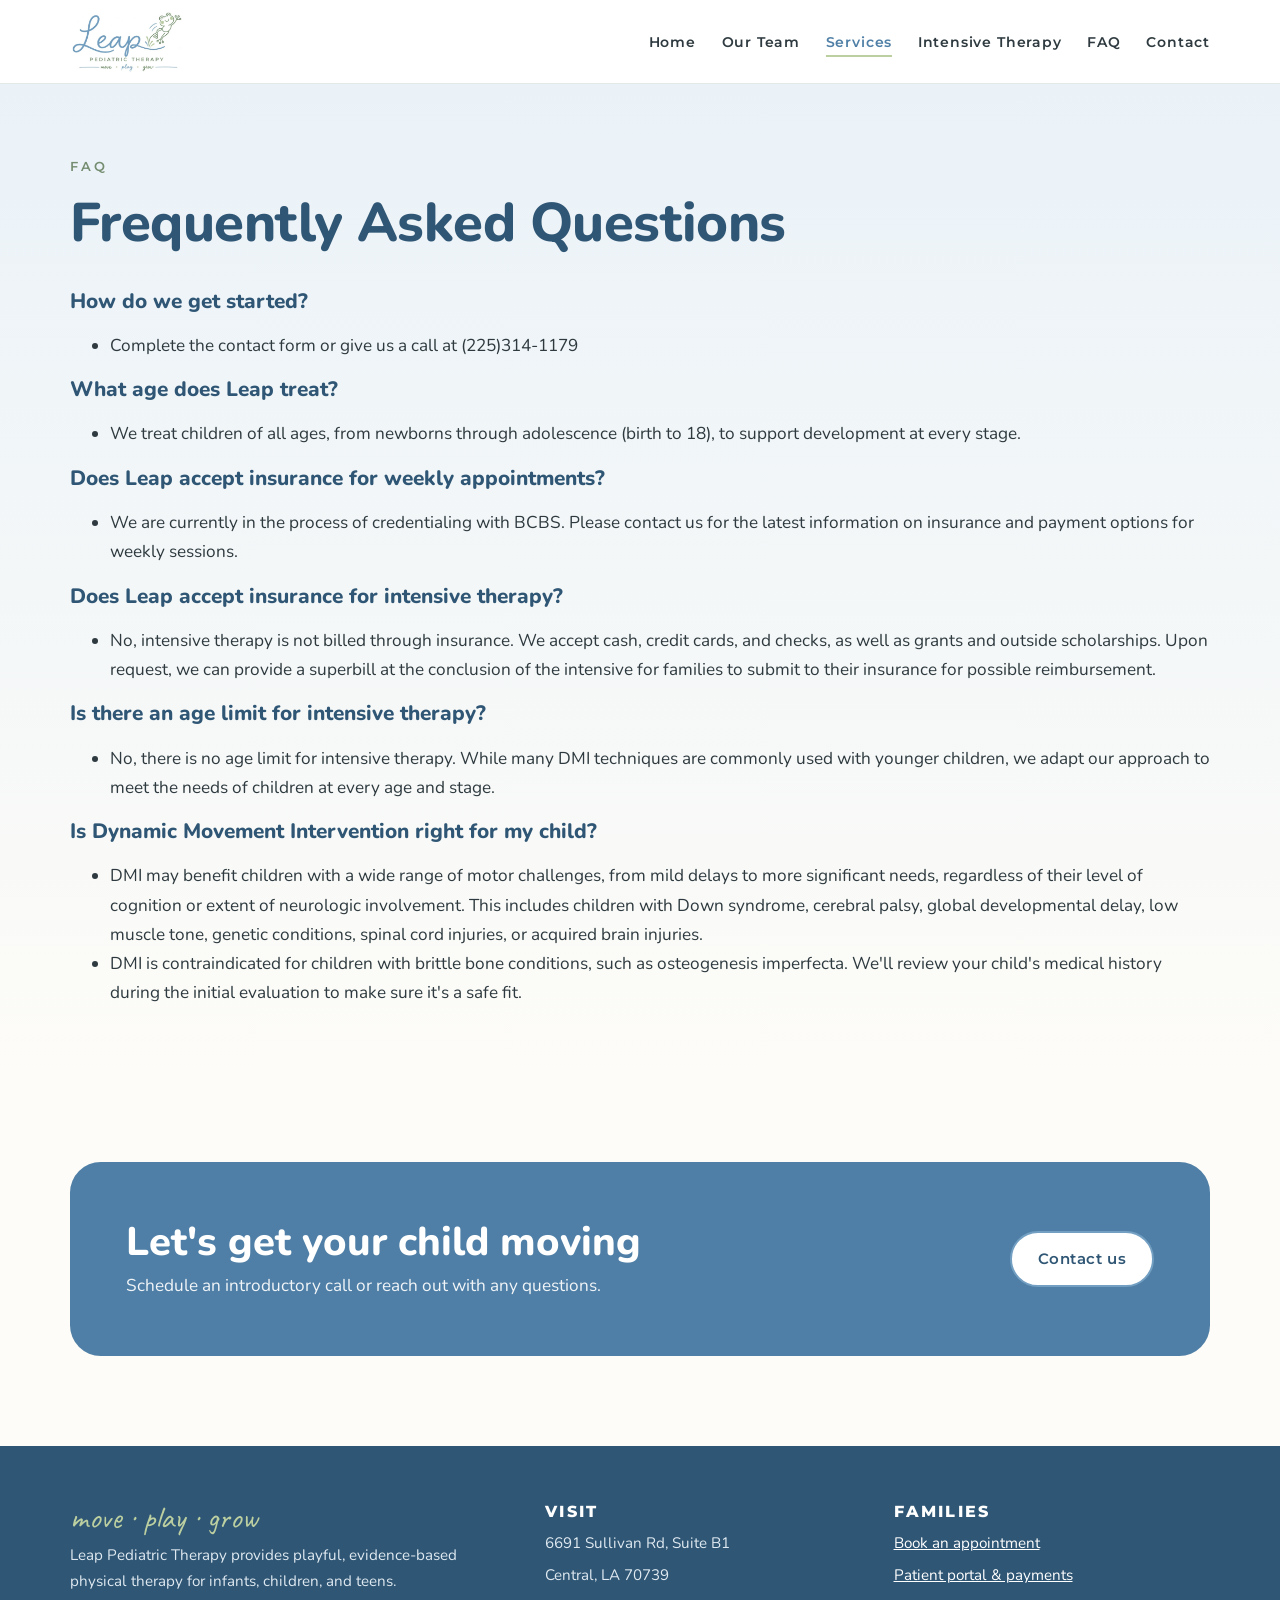
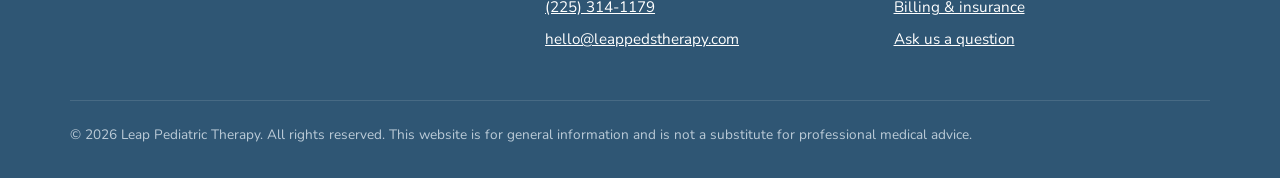
<file: faq.html>
<!doctype html>
<html lang="en">
<head>
  <meta charset="utf-8" />
  <meta name="viewport" content="width=device-width, initial-scale=1" />
  <title>Services | Leap Pediatric Therapy</title>
  <meta name="description" content="Pediatric physical therapy for infant development, gross motor skills, gait, orthopedics, sports, and neurological conditions." />
  <meta property="og:title" content="Services | Leap Pediatric Therapy" />
  <meta property="og:description" content="Pediatric physical therapy for infant development, gross motor skills, gait, orthopedics, sports, and neurological conditions." />
  <meta property="og:image" content="/images/leap-logo.jpg" />
  <meta name="theme-color" content="#729fc2" />
  <link rel="icon" type="image/png" href="/favicon.png" />
  <link rel="preconnect" href="https://fonts.googleapis.com" />
  <link rel="preconnect" href="https://fonts.gstatic.com" crossorigin />
  <link href="https://fonts.googleapis.com/css2?family=Caveat:wght@600&family=Montserrat:wght@500;600&family=Nunito:wght@400;600;700;800&display=swap" rel="stylesheet" />
  <link rel="stylesheet" href="/css/styles.css" />
</head>
<body>
  <a class="skip-link" href="#main">Skip to content</a>
  <header class="site-header">
    <div class="container nav">
      <a class="brand" href="/" aria-label="Leap Pediatric Therapy home"><img src="/images/leap-logo.jpg" alt="Leap Pediatric Therapy — move, play, grow" width="845" height="475" /></a>
      <button class="nav-toggle" aria-expanded="false" aria-controls="nav-links">Menu</button>
      <ul class="nav-links" id="nav-links">
        <li><a href="/">Home</a></li>
        <li><a href="/about">Our Team</a></li>
        <li><a href="/services" aria-current="page">Services</a></li>
        <li><a href="/intensives">Intensive Therapy</a></li>
        <li><a href="/faq">FAQ</a></li>        
        <li><a href="/contact">Contact</a></li>
     </div>
  </header>

  <main id="main">
    <section class="page-hero">
      <div class="container">
        <span class="eyebrow">FAQ</span>
        <h1>Frequently Asked Questions</h1>
        <h3>How do we get started?</h3>
        <ul>
          <li>Complete the contact form or give us a call at (225)314-1179</li>
        </ul>
        <h3>What age does Leap treat?</h3>
        <ul>
          <li>We treat children of all ages, from newborns through adolescence (birth to 18), to support development at every stage.</li>
        </ul>
        <h3>Does Leap accept insurance for weekly appointments?</h3>
        <ul>
          <li>We are currently in the process of credentialing with BCBS. Please contact us for the latest information on insurance and payment options for weekly sessions.</li>
        </ul>
        <h3>Does Leap accept insurance for intensive therapy?</h3>
        <ul>
          <li>No, intensive therapy is not billed through insurance. We accept cash, credit cards, and checks, as well as grants and outside scholarships. Upon request, we can provide a superbill at the conclusion of the intensive for families to submit to their insurance for possible reimbursement.</li>
        </ul>
        <h3>Is there an age limit for intensive therapy?</h3>
        <ul>
          <li>No, there is no age limit for intensive therapy. While many DMI techniques are commonly used with younger children, we adapt our approach to meet the needs of children at every age and stage.</li>
        </ul>
        <h3>Is Dynamic Movement Intervention right for my child?</h3>
        <ul>
          <li>DMI may benefit children with a wide range of motor challenges, from mild delays to more significant needs, regardless of their level of cognition or extent of neurologic involvement. This includes children with Down syndrome, cerebral palsy, global developmental delay, low muscle tone, genetic conditions, spinal cord injuries, or acquired brain injuries.</li>
          <li>DMI is contraindicated for children with brittle bone conditions, such as osteogenesis imperfecta. We'll review your child's medical history during the initial evaluation to make sure it's a safe fit.</li>
        </ul>
      </div>
    </section>
    <section>
      <div class="container">
        <div class="callout">
          <div>
            <h2>Let's get your child moving</h2>
            <p>Schedule an introductory call or reach out with any questions.</p>
          </div>
          <div class="actions" style="display:flex;gap:.8rem;flex-wrap:wrap">
            <a class="btn btn-outline" href="/contact">Contact us</a>
          </div>
        </div>
      </div>
    </section>
  </main>

  <footer class="site-footer">
    <div class="container">
      <div class="footer-grid">
        <div>
          <p class="footer-tagline">move · play · grow</p>
          <p>Leap Pediatric Therapy provides playful, evidence-based physical therapy for infants, children, and teens.</p>
        </div>
        <div>
          <h3>Visit</h3>
          <ul>
            <li>6691 Sullivan Rd, Suite B1</li>
            <li>Central, LA 70739</li>
            <li><a href="tel:+12253141179">(225) 314-1179</a></li>
            <li><a href="mailto:hello@leappedstherapy.com">hello@leappedstherapy.com</a></li>
          </ul>
        </div>
        <div>
          <h3>Families</h3>
          <ul>
            <li><a href="https://leappediatrictherapy.janeapp.com" data-jane>Book an appointment</a></li>
            <li><a href="https://leappediatrictherapy.janeapp.com" data-jane>Patient portal &amp; payments</a></li>
            <li><a href="/book#billing">Billing &amp; insurance</a></li>
            <li><a href="/contact">Ask us a question</a></li>
          </ul>
        </div>
      </div>
      <div class="footer-bottom">© <span data-year>2026</span> Leap Pediatric Therapy. All rights reserved. This website is for general information and is not a substitute for professional medical advice.</div>
    </div>
  </footer>
  <script src="/js/site.js" defer></script>
</body>
</html>
</file>
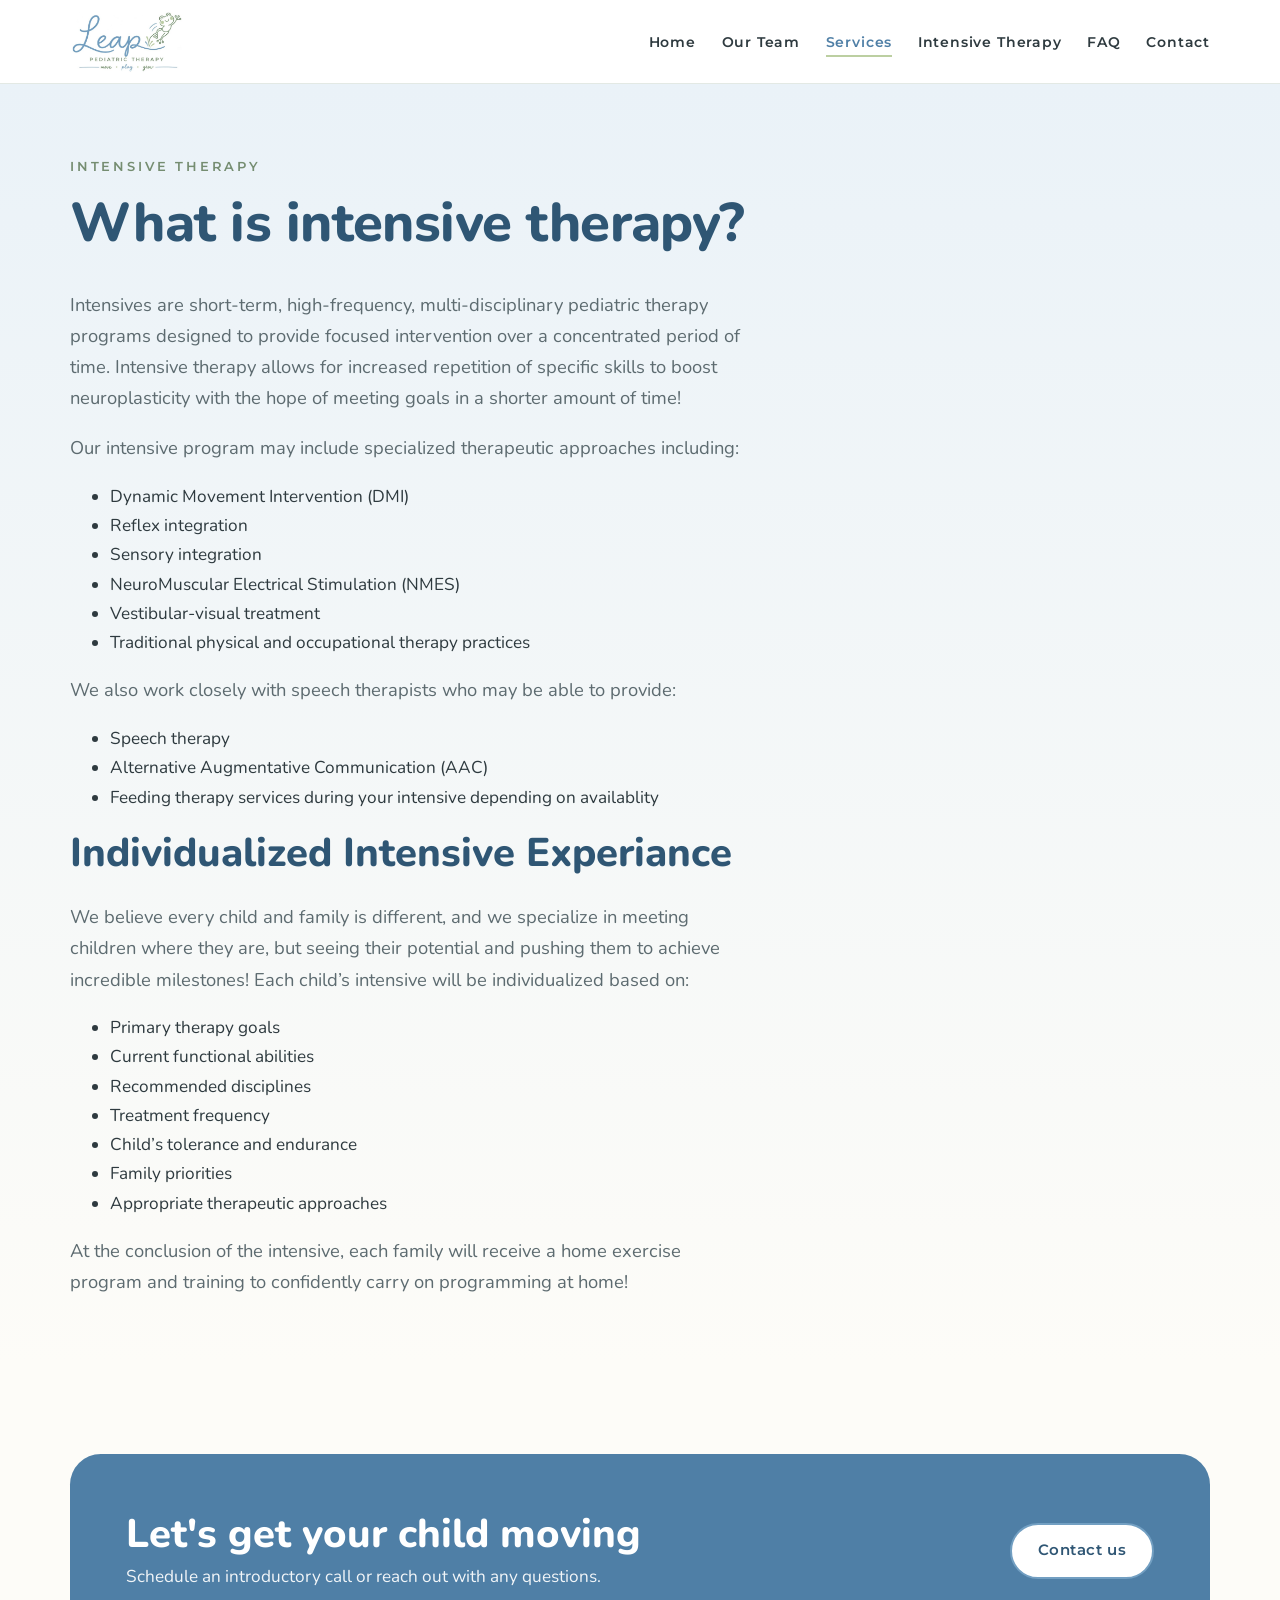
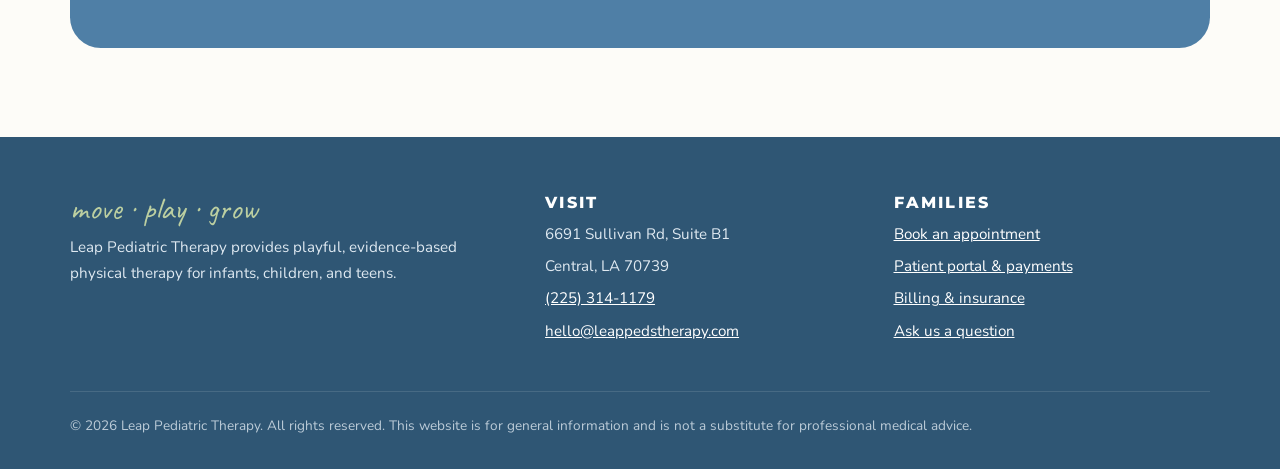
<file: Intensives.html>
<!doctype html>
<html lang="en">
<head>
  <meta charset="utf-8" />
  <meta name="viewport" content="width=device-width, initial-scale=1" />
  <title>Services | Leap Pediatric Therapy</title>
  <meta name="description" content="Pediatric physical and occupational therapy for infant development, gross motor skills, gait, orthopedics, sports, and neurological conditions." />
  <meta property="og:title" content="Services | Leap Pediatric Therapy" />
  <meta property="og:description" content="Pediatric physical and occupational therapy for infant development, gross motor skills, gait, orthopedics, sports, and neurological conditions." />
  <meta property="og:image" content="/images/leap-logo.jpg" />
  <meta name="theme-color" content="#729fc2" />
  <link rel="icon" type="image/png" href="/favicon.png" />
  <link rel="preconnect" href="https://fonts.googleapis.com" />
  <link rel="preconnect" href="https://fonts.gstatic.com" crossorigin />
  <link href="https://fonts.googleapis.com/css2?family=Caveat:wght@600&family=Montserrat:wght@500;600&family=Nunito:wght@400;600;700;800&display=swap" rel="stylesheet" />
  <link rel="stylesheet" href="/css/styles.css" />
</head>
<body>
  <a class="skip-link" href="#main">Skip to content</a>
  <header class="site-header">
    <div class="container nav">
      <a class="brand" href="/" aria-label="Leap Pediatric Therapy home"><img src="/images/leap-logo.jpg" alt="Leap Pediatric Therapy — move, play, grow" width="845" height="475" /></a>
      <button class="nav-toggle" aria-expanded="false" aria-controls="nav-links">Menu</button>
      <ul class="nav-links" id="nav-links">
        <li><a href="/">Home</a></li>
        <li><a href="/about">Our Team</a></li>
        <li><a href="/services" aria-current="page">Services</a></li>
        <li><a href="/intensives">Intensive Therapy</a></li>
        <li><a href="/faq">FAQ</a></li>
        <li><a href="/contact">Contact</a></li>
      </ul>
    </div>
  </header>

  <main id="main">
    <section class="page-hero">
      <div class="container">
        <span class="eyebrow">Intensive Therapy</span>
        <h1>What is intensive therapy?</h1>
        <p>Intensives are short-term, high-frequency, multi-disciplinary pediatric therapy programs designed to provide focused intervention over a concentrated period of time. Intensive therapy allows for increased repetition of specific skills to boost neuroplasticity with the hope of meeting goals in a shorter amount of time!</p>
        <p>Our intensive program may include specialized therapeutic approaches including:</p>
        <ul>
          <li>Dynamic Movement Intervention (DMI)</li>
          <li>Reflex integration</li>
          <li>Sensory integration</li>
          <li>NeuroMuscular Electrical Stimulation (NMES)</li>
          <li>Vestibular-visual treatment</li>
          <li>Traditional physical and occupational therapy practices</li>
        </ul>
        <p> We also work closely with speech therapists who may be able to provide:</p>
        <ul>
          <li>Speech therapy</li>
          <li>Alternative Augmentative Communication (AAC)</li>
          <li>Feeding therapy services during your intensive depending on availablity</li>
        </ul>
        <h2>Individualized Intensive Experiance</h2>
        <p>We believe every child and family is different, and we specialize in meeting children where they are, but seeing their potential and pushing them to achieve incredible milestones! Each child’s intensive will be individualized based on:</p>
        <ul>
          <li>Primary therapy goals</li>
          <li>Current functional abilities</li>
          <li>Recommended disciplines</li>
          <li>Treatment frequency</li>
          <li>Child’s tolerance and endurance</li>
          <li>Family priorities</li>
          <li>Appropriate therapeutic approaches</li>
        </ul>
        <p>At the conclusion of the intensive, each family will receive a home exercise program and training to confidently carry on programming at home!</p>
      </div>
    </section>
    <section>
      <div class="container">
        <div class="callout">
          <div>
            <h2>Let's get your child moving</h2>
            <p>Schedule an introductory call or reach out with any questions.</p>
          </div>
          <div class="actions" style="display:flex;gap:.8rem;flex-wrap:wrap">
            <a class="btn btn-outline" href="/contact">Contact us</a>
          </div>
        </div>
      </div>
    </section>
  </main>

  <footer class="site-footer">
    <div class="container">
      <div class="footer-grid">
        <div>
          <p class="footer-tagline">move · play · grow</p>
          <p>Leap Pediatric Therapy provides playful, evidence-based physical therapy for infants, children, and teens.</p>
        </div>
        <div>
          <h3>Visit</h3>
          <ul>
            <li>6691 Sullivan Rd, Suite B1</li>
            <li>Central, LA 70739</li>
            <li><a href="tel:+12253141179">(225) 314-1179</a></li>
            <li><a href="mailto:hello@leappedstherapy.com">hello@leappedstherapy.com</a></li>
          </ul>
        </div>
        <div>
          <h3>Families</h3>
          <ul>
            <li><a href="https://leappediatrictherapy.janeapp.com" data-jane>Book an appointment</a></li>
            <li><a href="https://leappediatrictherapy.janeapp.com" data-jane>Patient portal &amp; payments</a></li>
            <li><a href="/book#billing">Billing &amp; insurance</a></li>
            <li><a href="/contact">Ask us a question</a></li>
          </ul>
        </div>
      </div>
      <div class="footer-bottom">© <span data-year>2026</span> Leap Pediatric Therapy. All rights reserved. This website is for general information and is not a substitute for professional medical advice.</div>
    </div>
  </footer>
  <script src="/js/site.js" defer></script>
</body>
</html>
</file>
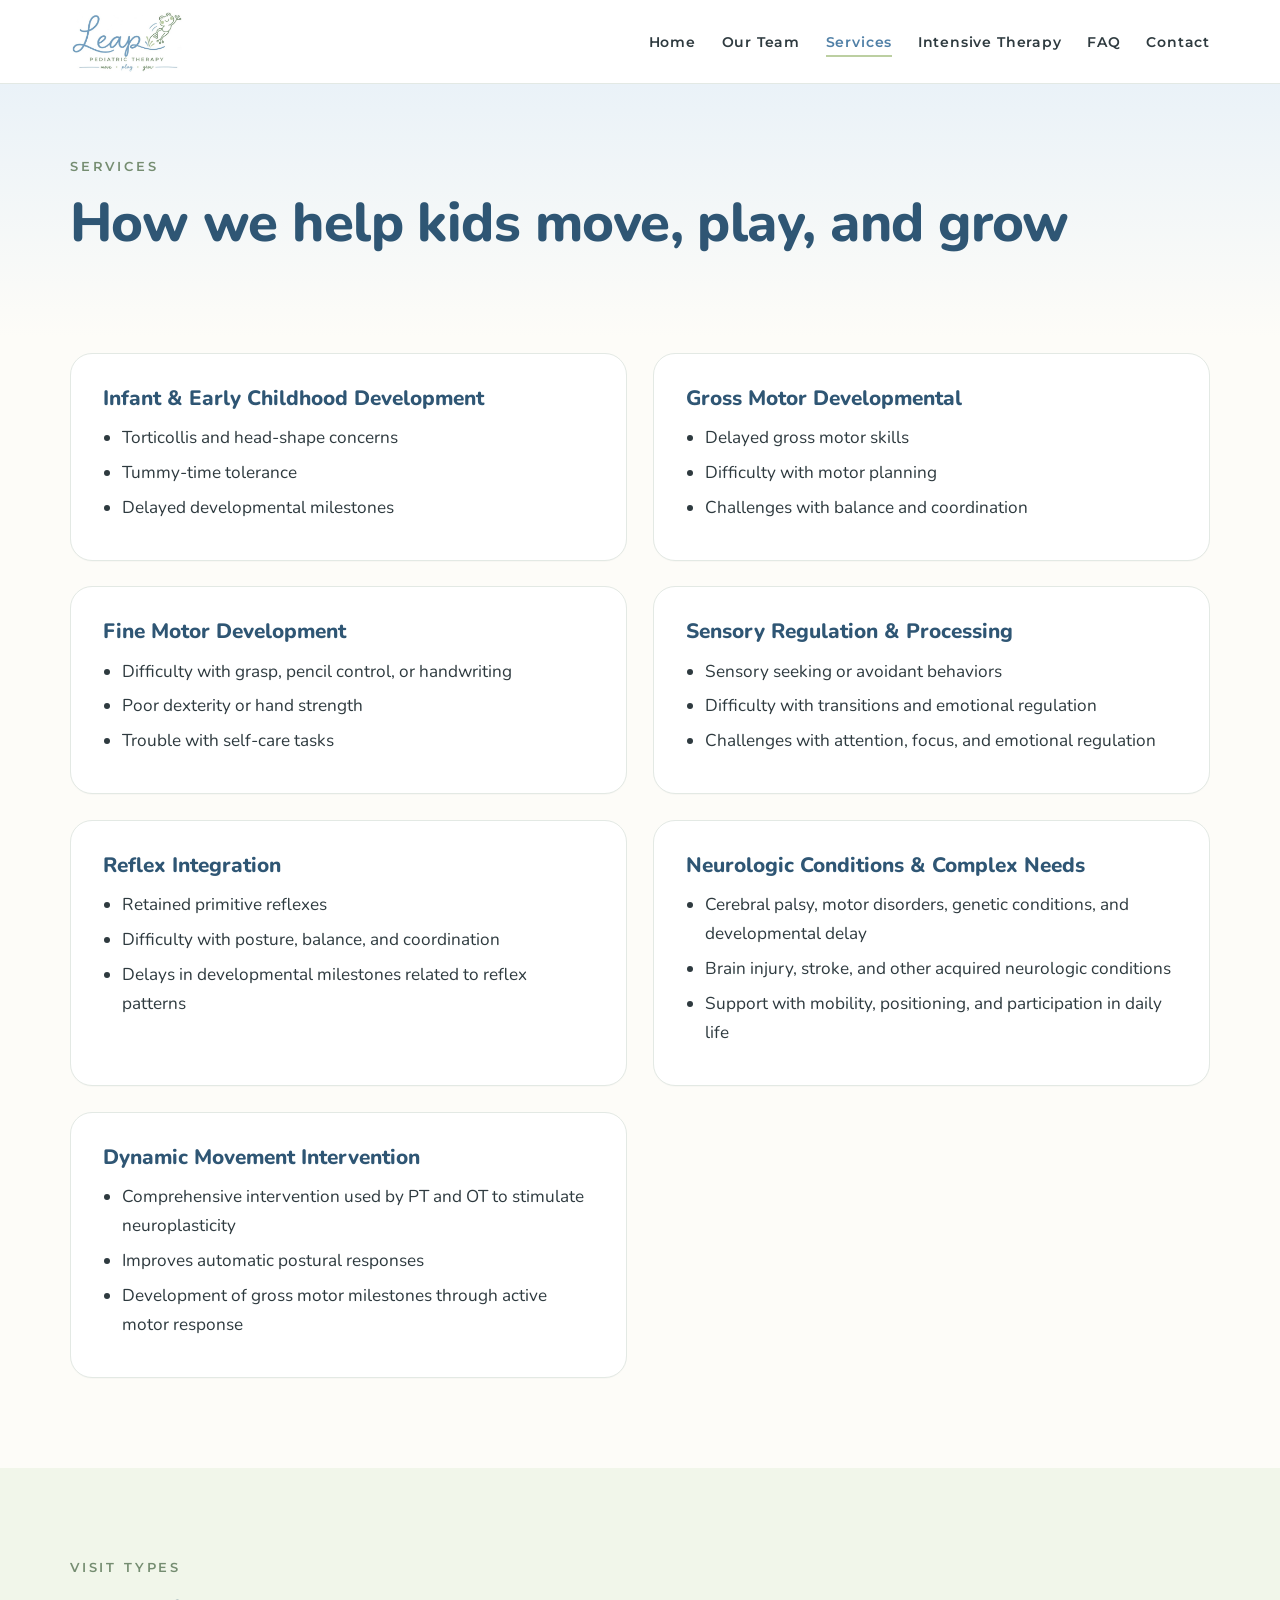
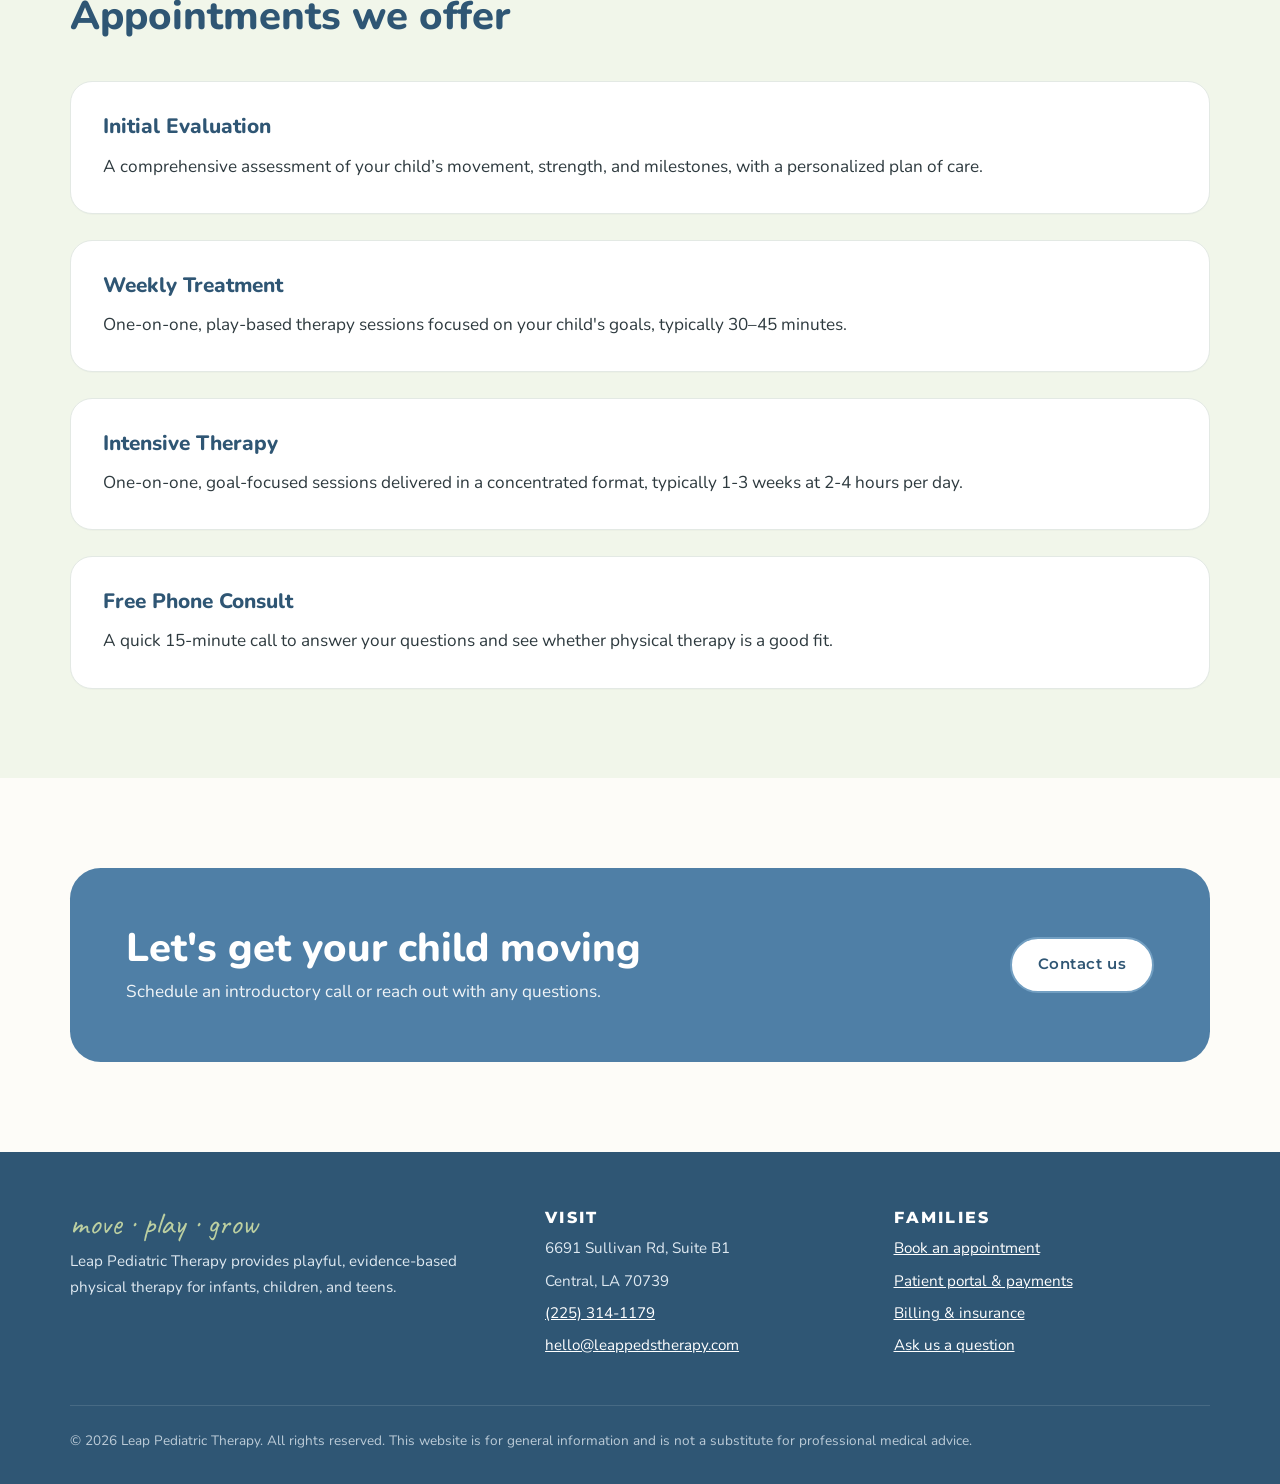
<file: services.html>
<!doctype html>
<html lang="en">
<head>
  <meta charset="utf-8" />
  <meta name="viewport" content="width=device-width, initial-scale=1" />
  <title>Services | Leap Pediatric Therapy</title>
  <meta name="description" content="Pediatric physical therapy for infant development, gross motor skills, gait, orthopedics, sports, and neurological conditions." />
  <meta property="og:title" content="Services | Leap Pediatric Therapy" />
  <meta property="og:description" content="Pediatric physical therapy for infant development, gross motor skills, gait, orthopedics, sports, and neurological conditions." />
  <meta property="og:image" content="/images/leap-logo.jpg" />
  <meta name="theme-color" content="#729fc2" />
  <link rel="icon" type="image/png" href="/favicon.png" />
  <link rel="preconnect" href="https://fonts.googleapis.com" />
  <link rel="preconnect" href="https://fonts.gstatic.com" crossorigin />
  <link href="https://fonts.googleapis.com/css2?family=Caveat:wght@600&family=Montserrat:wght@500;600&family=Nunito:wght@400;600;700;800&display=swap" rel="stylesheet" />
  <link rel="stylesheet" href="/css/styles.css" />
</head>
<body>
  <a class="skip-link" href="#main">Skip to content</a>
  <header class="site-header">
    <div class="container nav">
      <a class="brand" href="/" aria-label="Leap Pediatric Therapy home"><img src="/images/leap-logo.jpg" alt="Leap Pediatric Therapy — move, play, grow" width="845" height="475" /></a>
      <button class="nav-toggle" aria-expanded="false" aria-controls="nav-links">Menu</button>
      <ul class="nav-links" id="nav-links">
        <li><a href="/">Home</a></li>
        <li><a href="/about">Our Team</a></li>
        <li><a href="/services" aria-current="page">Services</a></li>
        <li><a href="/intensives">Intensive Therapy</a></li>
        <li><a href="/faq">FAQ</a></li>
        <li><a href="/contact">Contact</a></li>
      </ul>
    </div>
  </header>

  <main id="main">
    <section class="page-hero">
      <div class="container">
        <span class="eyebrow">Services</span>
        <h1>How we help kids move, play, and grow</h1>
      </div>
    </section>

    <section style="padding-top:1rem">
      <div class="container grid grid-2">
        <article class="card">
          <h3>Infant &amp; Early Childhood Development</h3>
          <ul>
            <li>Torticollis and head-shape concerns</li>
            <li>Tummy-time tolerance</li>
            <li>Delayed developmental milestones</li>
          </ul>
        </article>
        <article class="card">
          <h3>Gross Motor Developmental</h3>
          <ul>
            <li>Delayed gross motor skills</li>
            <li>Difficulty with motor planning</li>
            <li>Challenges with balance and coordination</li>
          </ul>
        </article>
        <article class="card">
          <h3>Fine Motor Development</h3>
          <ul>
            <li>Difficulty with grasp, pencil control, or handwriting</li>
            <li>Poor dexterity or hand strength</li>
            <li>Trouble with self-care tasks</li>
          </ul>
        </article>
        <article class="card">
          <h3>Sensory Regulation &amp Processing</h3>
          <ul>
            <li>Sensory seeking or avoidant behaviors</li>
            <li>Difficulty with transitions and emotional regulation</li>
            <li>Challenges with attention, focus, and emotional regulation</li>
          </ul>
        </article>
        <article class="card">
          <h3>Reflex Integration</h3>
          <ul>
            <li>Retained primitive reflexes</li>
            <li>Difficulty with posture, balance, and coordination</li>
            <li>Delays in developmental milestones related to reflex patterns</li>
          </ul>
        </article>
        <article class="card">
          <h3>Neurologic Conditions & Complex Needs</h3>
          <ul>
            <li>Cerebral palsy, motor disorders, genetic conditions, and developmental delay</li>
            <li>Brain injury, stroke, and other acquired neurologic conditions</li>
            <li>Support with mobility, positioning, and participation in daily life</li>
          </ul>
        </article>
        <article class="card">
          <h3>Dynamic Movement Intervention</h3>
          <ul>
            <li>Comprehensive intervention used by PT and OT to stimulate neuroplasticity</li>
            <li>Improves automatic postural responses</li>
            <li>Development of gross motor milestones through active motor response</li>
          </ul>
        </article>
      </div>
    </section>

    <section class="bg-leaf">
      <div class="container">
        <div class="section-head">
          <span class="eyebrow">Visit types</span>
          <h2>Appointments we offer</h2>
        </div>
        <div class="grid grid-4">
          <div class="card"><h3>Initial Evaluation</h3><p>A comprehensive assessment of your child’s movement, strength, and milestones, with a personalized plan of care.</p></div>
          <div class="card"><h3>Weekly Treatment</h3><p>One-on-one, play-based therapy sessions focused on your child's goals, typically 30–45 minutes.</p></div>
          <div class="card"><h3>Intensive Therapy</h3><p>One-on-one, goal-focused sessions delivered in a concentrated format, typically 1-3 weeks at 2-4 hours per day.</p></div>
          <div class="card"><h3>Free Phone Consult</h3><p>A quick 15-minute call to answer your questions and see whether physical therapy is a good fit.</p></div>
        </div>
      </div>
    </section>

    <section>
      <div class="container">
        <div class="callout">
          <div>
            <h2>Let's get your child moving</h2>
            <p>Schedule an introductory call or reach out with any questions.</p>
          </div>
          <div class="actions" style="display:flex;gap:.8rem;flex-wrap:wrap">
            <a class="btn btn-outline" href="/contact">Contact us</a>
          </div>
        </div>
      </div>
    </section>
  </main>

  <footer class="site-footer">
    <div class="container">
      <div class="footer-grid">
        <div>
          <p class="footer-tagline">move · play · grow</p>
          <p>Leap Pediatric Therapy provides playful, evidence-based physical therapy for infants, children, and teens.</p>
        </div>
        <div>
          <h3>Visit</h3>
          <ul>
            <li>6691 Sullivan Rd, Suite B1</li>
            <li>Central, LA 70739</li>
            <li><a href="tel:+12253141179">(225) 314-1179</a></li>
            <li><a href="mailto:hello@leappedstherapy.com">hello@leappedstherapy.com</a></li>
          </ul>
        </div>
        <div>
          <h3>Families</h3>
          <ul>
            <li><a href="https://leappediatrictherapy.janeapp.com" data-jane>Book an appointment</a></li>
            <li><a href="https://leappediatrictherapy.janeapp.com" data-jane>Patient portal &amp; payments</a></li>
            <li><a href="/book#billing">Billing &amp; insurance</a></li>
            <li><a href="/contact">Ask us a question</a></li>
          </ul>
        </div>
      </div>
      <div class="footer-bottom">© <span data-year>2026</span> Leap Pediatric Therapy. All rights reserved. This website is for general information and is not a substitute for professional medical advice.</div>
    </div>
  </footer>
  <script src="/js/site.js" defer></script>
</body>
</html>
</file>
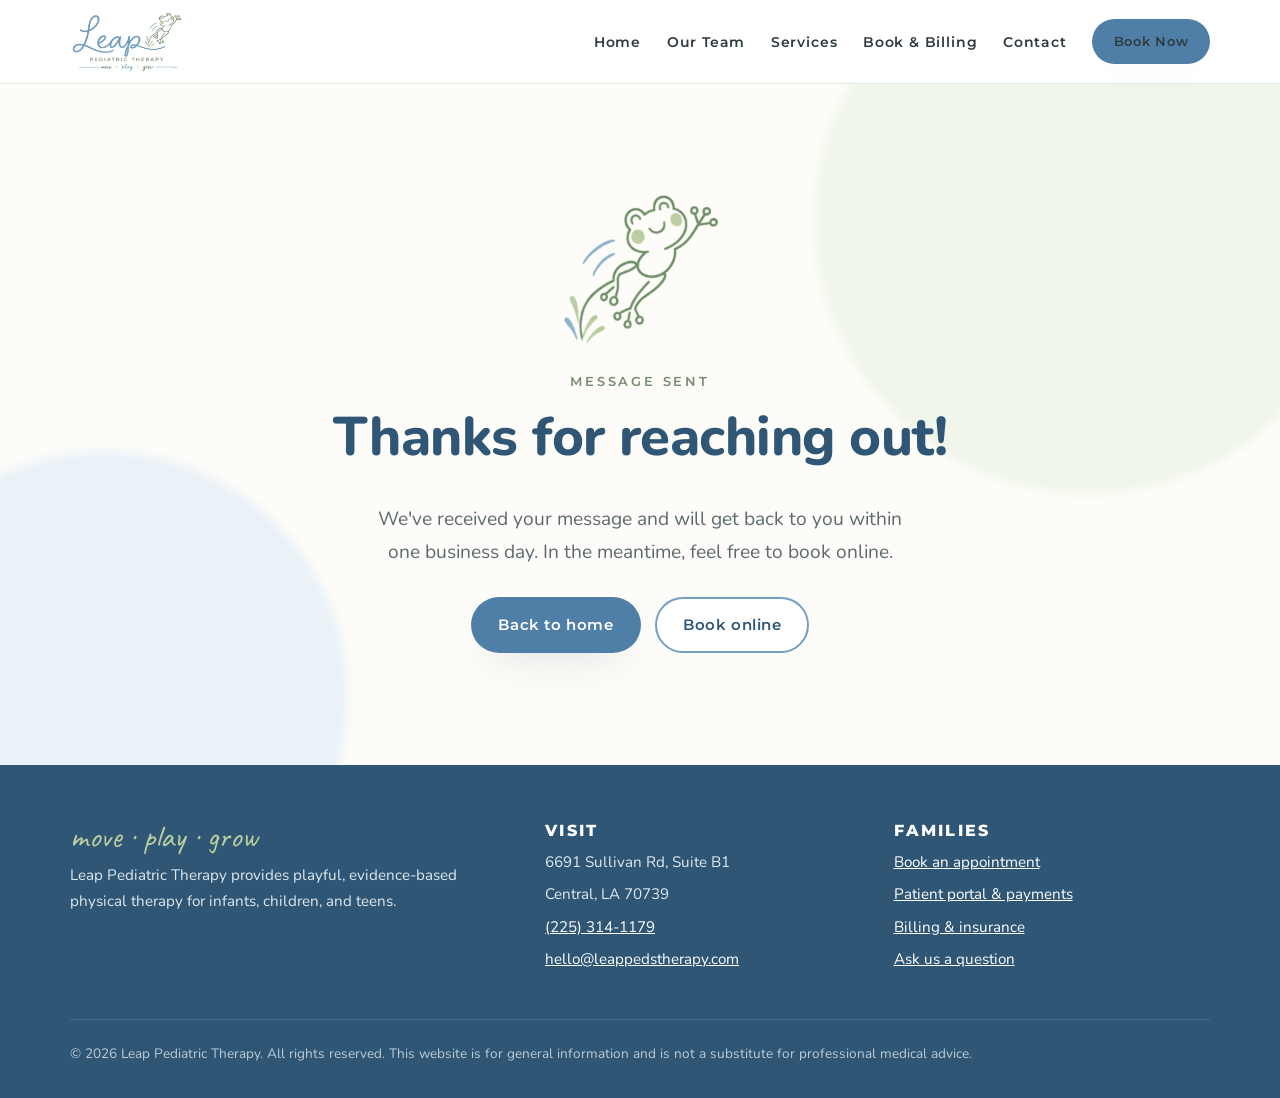
<file: thank-you.html>
<!doctype html>
<html lang="en">
<head>
  <meta charset="utf-8" />
  <meta name="viewport" content="width=device-width, initial-scale=1" />
  <title>Thank You | Leap Pediatric Therapy</title>
  <meta name="description" content="Thanks for contacting Leap Pediatric Therapy." />
  <meta property="og:title" content="Thank You | Leap Pediatric Therapy" />
  <meta property="og:description" content="Thanks for contacting Leap Pediatric Therapy." />
  <meta property="og:image" content="/images/leap-logo.jpg" />
  <meta name="theme-color" content="#729fc2" />
  <link rel="icon" type="image/png" href="/favicon.png" />
  <link rel="preconnect" href="https://fonts.googleapis.com" />
  <link rel="preconnect" href="https://fonts.gstatic.com" crossorigin />
  <link href="https://fonts.googleapis.com/css2?family=Caveat:wght@600&family=Montserrat:wght@500;600&family=Nunito:wght@400;600;700;800&display=swap" rel="stylesheet" />
  <link rel="stylesheet" href="/css/styles.css" />
</head>
<body>
  <a class="skip-link" href="#main">Skip to content</a>
  <header class="site-header">
    <div class="container nav">
      <a class="brand" href="/" aria-label="Leap Pediatric Therapy home"><img src="/images/leap-logo.jpg" alt="Leap Pediatric Therapy — move, play, grow" width="845" height="475" /></a>
      <button class="nav-toggle" aria-expanded="false" aria-controls="nav-links">Menu</button>
      <ul class="nav-links" id="nav-links">
        <li><a href="/">Home</a></li>
        <li><a href="/about">Our Team</a></li>
        <li><a href="/services">Services</a></li>
        <li><a href="/book">Book & Billing</a></li>
        <li><a href="/contact">Contact</a></li>
        <li><a class="btn btn-primary" href="https://leappediatrictherapy.janeapp.com" data-jane>Book Now</a></li>
      </ul>
    </div>
  </header>

  <main id="main">
    <section class="hero" style="text-align:center">
      <div class="container" style="max-width:640px">
        <img src="/images/frog.png" alt="" width="160" style="margin:0 auto 1.5rem" />
        <span class="eyebrow">Message sent</span>
        <h1>Thanks for reaching out!</h1>
        <p class="lead" style="margin-inline:auto">We've received your message and will get back to you within one business day. In the meantime, feel free to book online.</p>
        <div class="actions" style="justify-content:center">
          <a class="btn btn-primary" href="/">Back to home</a>
          <a class="btn btn-outline" href="https://leappediatrictherapy.janeapp.com" data-jane>Book online</a>
        </div>
      </div>
    </section>
  </main>

  <footer class="site-footer">
    <div class="container">
      <div class="footer-grid">
        <div>
          <p class="footer-tagline">move · play · grow</p>
          <p>Leap Pediatric Therapy provides playful, evidence-based physical therapy for infants, children, and teens.</p>
        </div>
        <div>
          <h3>Visit</h3>
          <ul>
            <li>6691 Sullivan Rd, Suite B1</li>
            <li>Central, LA 70739</li>
            <li><a href="tel:+12253141179">(225) 314-1179</a></li>
            <li><a href="mailto:hello@leappedstherapy.com">hello@leappedstherapy.com</a></li>
          </ul>
        </div>
        <div>
          <h3>Families</h3>
          <ul>
            <li><a href="https://leappediatrictherapy.janeapp.com" data-jane>Book an appointment</a></li>
            <li><a href="https://leappediatrictherapy.janeapp.com" data-jane>Patient portal &amp; payments</a></li>
            <li><a href="/book#billing">Billing &amp; insurance</a></li>
            <li><a href="/contact">Ask us a question</a></li>
          </ul>
        </div>
      </div>
      <div class="footer-bottom">© <span data-year>2026</span> Leap Pediatric Therapy. All rights reserved. This website is for general information and is not a substitute for professional medical advice.</div>
    </div>
  </footer>
  <script src="/js/site.js" defer></script>
</body>
</html>
</file>
<file: css/styles.css>
/* Leap Pediatric Therapy — brand palette pulled from the logo */
:root {
  --blue: #729fc2;
  --blue-deep: #4f7fa6;
  --blue-ink: #2f5674;
  --blue-mist: #eaf2f8;
  --sage: #758d71;
  --sage-deep: #5a7356;
  --leaf: #bccfa1;
  --leaf-mist: #f1f6ea;
  --cream: #fdfcf8;
  --ink: #2e3a3f;
  --muted: #5d6b70;
  --line: #e3e9e4;
  --radius: 22px;
  --shadow: 0 18px 40px -22px rgba(47, 86, 116, 0.35);
  --font-body: "Nunito", system-ui, sans-serif;
  --font-label: "Montserrat", system-ui, sans-serif;
  --font-script: "Caveat", cursive;
}

*,
*::before,
*::after { box-sizing: border-box; }

html { scroll-behavior: smooth; }

body {
  margin: 0;
  font-family: var(--font-body);
  font-size: 1.075rem;
  line-height: 1.7;
  color: var(--ink);
  background: var(--cream);
}

img { max-width: 100%; display: block; }
a { color: var(--blue-deep); }
a:hover { color: var(--blue-ink); }

h1, h2, h3 {
  font-family: var(--font-body);
  font-weight: 800;
  line-height: 1.2;
  color: var(--blue-ink);
  margin: 0 0 0.6em;
}
h1 { font-size: clamp(2.2rem, 4.5vw, 3.4rem); letter-spacing: -0.01em; }
h2 { font-size: clamp(1.8rem, 3.2vw, 2.5rem); }
h3 { font-size: 1.3rem; }
p { margin: 0 0 1em; }

.container { width: min(1140px, 92%); margin-inline: auto; }

.eyebrow {
  font-family: var(--font-label);
  font-size: 0.8rem;
  font-weight: 600;
  letter-spacing: 0.22em;
  text-transform: uppercase;
  color: var(--sage);
  margin-bottom: 0.8rem;
  display: block;
}

.script {
  font-family: var(--font-script);
  font-weight: 600;
  color: var(--sage);
  font-size: 1.5em;
  line-height: 1;
}

.skip-link {
  position: absolute;
  left: -999px;
  top: 0;
  background: var(--blue-ink);
  color: #fff;
  padding: 0.6rem 1rem;
  z-index: 100;
}
.skip-link:focus { left: 1rem; top: 1rem; }

/* ---------- Header ---------- */
.site-header {
  position: sticky;
  top: 0;
  z-index: 50;
  background: rgba(255, 255, 255, 0.94);
  backdrop-filter: blur(8px);
  border-bottom: 1px solid var(--line);
}
.nav {
  display: flex;
  align-items: center;
  justify-content: space-between;
  gap: 1rem;
  padding: 0.6rem 0;
}
.brand img { height: 64px; width: auto; }
.nav-links {
  display: flex;
  align-items: center;
  gap: 1.6rem;
  list-style: none;
  margin: 0;
  padding: 0;
}
.nav-links a {
  font-family: var(--font-label);
  font-size: 0.85rem;
  font-weight: 600;
  letter-spacing: 0.06em;
  text-decoration: none;
  color: var(--ink);
  padding: 0.3rem 0;
  border-bottom: 2px solid transparent;
}
.nav-links a:hover,
.nav-links a[aria-current="page"] { color: var(--blue-deep); border-color: var(--leaf); }
.nav-toggle {
  display: none;
  background: none;
  border: 2px solid var(--blue);
  border-radius: 12px;
  color: var(--blue-ink);
  font: 700 0.85rem var(--font-label);
  padding: 0.45rem 0.8rem;
  cursor: pointer;
}

/* ---------- Buttons ---------- */
.btn {
  display: inline-flex;
  align-items: center;
  gap: 0.5rem;
  font-family: var(--font-label);
  font-weight: 600;
  font-size: 0.92rem;
  letter-spacing: 0.04em;
  text-decoration: none;
  border-radius: 999px;
  padding: 0.85rem 1.6rem;
  border: 2px solid transparent;
  cursor: pointer;
  transition: transform 0.15s ease, background 0.15s ease, box-shadow 0.15s ease;
}
.btn:hover { transform: translateY(-2px); }
.btn-primary { background: var(--blue-deep); color: #fff; box-shadow: var(--shadow); }
.btn-primary:hover { background: var(--blue-ink); color: #fff; }
.btn-green { background: var(--sage); color: #fff; }
.btn-green:hover { background: var(--sage-deep); color: #fff; }
.btn-outline { border-color: var(--blue); color: var(--blue-ink); background: #fff; }
.btn-outline:hover { background: var(--blue-mist); color: var(--blue-ink); }
.nav .btn { padding: 0.6rem 1.2rem; font-size: 0.82rem; }

/* ---------- Hero ---------- */
.hero {
  position: relative;
  overflow: hidden;
  padding: clamp(3.5rem, 8vw, 6.5rem) 0 clamp(4rem, 9vw, 7rem);
  background:
    radial-gradient(circle at 85% 20%, var(--leaf-mist) 0 22%, transparent 23%),
    radial-gradient(circle at 8% 90%, var(--blue-mist) 0 18%, transparent 19%),
    var(--cream);
}
.hero-grid {
  display: grid;
  grid-template-columns: 1.15fr 0.85fr;
  gap: 3rem;
  align-items: center;
}
.hero p.lead { font-size: 1.2rem; color: var(--muted); max-width: 34rem; }
.hero .actions { display: flex; flex-wrap: wrap; gap: 0.9rem; margin-top: 1.8rem; }
.hero-art { position: relative; }
.hero-art .bubble {
  aspect-ratio: 1;
  border-radius: 50%;
  background: #fff;
  display: grid;
  place-items: center;
  box-shadow: var(--shadow);
  border: 10px solid var(--leaf-mist);
}
.hero-art .bubble img { width: 68%; animation: hop 3.6s ease-in-out infinite; }
.hero-art .tag {
  position: absolute;
  background: #fff;
  border-radius: 999px;
  padding: 0.5rem 1.1rem;
  box-shadow: var(--shadow);
  font-family: var(--font-script);
  font-size: 1.6rem;
  font-weight: 600;
}
.tag.t1 { top: 6%; left: -4%; color: var(--sage); }
.tag.t2 { top: 46%; right: -6%; color: var(--blue-deep); }
.tag.t3 { bottom: 4%; left: 10%; color: var(--sage); }

@keyframes hop {
  0%, 100% { transform: translateY(0) rotate(0); }
  45% { transform: translateY(-14px) rotate(-3deg); }
}
@media (prefers-reduced-motion: reduce) {
  .hero-art .bubble img { animation: none; }
  html { scroll-behavior: auto; }
}

.wave {
  display: block;
  width: 100%;
  height: 60px;
  color: var(--blue);
}

/* ---------- Sections ---------- */
section { padding: clamp(3.5rem, 7vw, 6rem) 0; }
.section-head { max-width: 44rem; margin-bottom: 2.6rem; }
.section-head.center { text-align: center; margin-inline: auto; }
.bg-blue { background: var(--blue-mist); }
.bg-leaf { background: var(--leaf-mist); }

.page-hero {
  padding: clamp(3rem, 6vw, 4.5rem) 0 clamp(2rem, 4vw, 3rem);
  background: linear-gradient(180deg, var(--blue-mist), var(--cream));
}
.page-hero p { color: var(--muted); font-size: 1.15rem; max-width: 42rem; }

.grid { display: grid; gap: 1.6rem; }
.grid-3 { grid-template-columns: repeat(3, 1fr); }
.grid-2 { grid-template-columns: repeat(2, 1fr); }

.card {
  background: #fff;
  border: 1px solid var(--line);
  border-radius: var(--radius);
  padding: 2rem;
  box-shadow: 0 1px 0 rgba(0, 0, 0, 0.02);
}
.card .icon {
  width: 56px;
  height: 56px;
  border-radius: 18px;
  display: grid;
  place-items: center;
  font-size: 1.6rem;
  margin-bottom: 1rem;
  background: var(--leaf-mist);
}
.card:nth-child(3n+2) .icon { background: var(--blue-mist); }
.card p:last-child { margin-bottom: 0; }
.card ul { padding-left: 1.2rem; margin: 0; }
.card li { margin-bottom: 0.35rem; }

.pill-list { display: flex; flex-wrap: wrap; gap: 0.6rem; list-style: none; padding: 0; margin: 0; }
.pill-list li {
  background: #fff;
  border: 1px solid var(--line);
  border-radius: 999px;
  padding: 0.45rem 1rem;
  font-size: 0.95rem;
}

/* ---------- Steps ---------- */
.steps { counter-reset: step; }
.step { position: relative; padding-top: 3.6rem; }
.step::before {
  counter-increment: step;
  content: counter(step);
  position: absolute;
  top: 0;
  left: 0;
  width: 2.8rem;
  height: 2.8rem;
  border-radius: 50%;
  background: var(--blue);
  color: #fff;
  font: 800 1.2rem var(--font-body);
  display: grid;
  place-items: center;
}
.step:nth-child(even)::before { background: var(--sage); }

/* ---------- Team ---------- */
.team-member {
  display: grid;
  grid-template-columns: 300px 1fr;
  gap: 2.8rem;
  align-items: start;
  padding: 2.6rem 0;
  border-bottom: 1px dashed var(--line);
}
.team-member:last-child { border-bottom: 0; }
.portrait {
  aspect-ratio: 4 / 5;
  border-radius: 160px 160px var(--radius) var(--radius);
  background: linear-gradient(160deg, var(--leaf-mist), var(--blue-mist));
  display: grid;
  place-items: center;
  overflow: hidden;
  border: 8px solid #fff;
  box-shadow: var(--shadow);
}
.portrait img.placeholder { width: 55%; opacity: 0.75; }
.portrait img.photo { width: 100%; height: 100%; object-fit: cover; }
.creds {
  font-family: var(--font-label);
  font-size: 0.85rem;
  letter-spacing: 0.12em;
  text-transform: uppercase;
  color: var(--sage);
  font-weight: 600;
  margin-top: -0.4rem;
}
.fun-fact {
  background: var(--leaf-mist);
  border-left: 4px solid var(--leaf);
  border-radius: 0 14px 14px 0;
  padding: 0.9rem 1.2rem;
  margin-top: 1.2rem;
}

/* ---------- Callout ---------- */
.callout {
  background: var(--blue-deep);
  color: #fff;
  border-radius: calc(var(--radius) * 1.4);
  padding: clamp(2.2rem, 5vw, 3.5rem);
  display: grid;
  grid-template-columns: 1fr auto;
  gap: 2rem;
  align-items: center;
  position: relative;
  overflow: hidden;
}
.callout h2 { color: #fff; margin-bottom: 0.3rem; }
.callout p { margin: 0; opacity: 0.92; }
.callout .btn-light { background: #fff; color: var(--blue-ink); }
.callout .btn-light:hover { background: var(--leaf-mist); }

.notice {
  background: #fff8e8;
  border: 1px solid #f0deb0;
  border-radius: 14px;
  padding: 1rem 1.2rem;
  font-size: 0.95rem;
}

/* ---------- FAQ ---------- */
details {
  background: #fff;
  border: 1px solid var(--line);
  border-radius: 16px;
  padding: 1rem 1.3rem;
  margin-bottom: 0.8rem;
}
summary { cursor: pointer; font-weight: 700; color: var(--blue-ink); }
details[open] summary { margin-bottom: 0.6rem; }

/* ---------- Forms ---------- */
.form-card { background: #fff; border-radius: var(--radius); padding: clamp(1.6rem, 4vw, 2.6rem); box-shadow: var(--shadow); }
.form-grid { display: grid; grid-template-columns: 1fr 1fr; gap: 1.1rem 1.3rem; }
.form-grid .full { grid-column: 1 / -1; }
label { display: block; font-weight: 700; font-size: 0.95rem; margin-bottom: 0.35rem; }
.optional { font-weight: 400; color: var(--muted); }
input, select, textarea {
  width: 100%;
  font: inherit;
  font-size: 1rem;
  padding: 0.75rem 0.95rem;
  border: 1.5px solid var(--line);
  border-radius: 12px;
  background: var(--cream);
  color: var(--ink);
}
input:focus, select:focus, textarea:focus,
a:focus-visible, button:focus-visible, summary:focus-visible {
  outline: 3px solid var(--leaf);
  outline-offset: 2px;
  border-color: var(--sage);
}
textarea { min-height: 150px; resize: vertical; }
.hidden { display: none; }
.form-note { font-size: 0.88rem; color: var(--muted); margin-top: 1rem; }

.contact-list { list-style: none; padding: 0; margin: 0; }
.contact-list li { display: flex; gap: 0.9rem; margin-bottom: 1.2rem; }
.contact-list .icon { font-size: 1.3rem; }
.contact-list strong { display: block; font-family: var(--font-label); font-size: 0.78rem; letter-spacing: 0.14em; text-transform: uppercase; color: var(--sage); }

/* ---------- Footer ---------- */
.site-footer {
  background: var(--blue-ink);
  color: #dfe9f1;
  padding: 3.5rem 0 2rem;
  font-size: 0.95rem;
}
.site-footer a { color: #fff; }
.footer-grid { display: grid; grid-template-columns: 1.4fr 1fr 1fr; gap: 2rem; }
.site-footer h3 { color: #fff; font-size: 1rem; font-family: var(--font-label); letter-spacing: 0.14em; text-transform: uppercase; }
.site-footer ul { list-style: none; padding: 0; margin: 0; }
.site-footer li { margin-bottom: 0.4rem; }
.footer-tagline { font-family: var(--font-script); font-size: 2rem; color: var(--leaf); line-height: 1; margin-bottom: 0.6rem; }
.footer-bottom {
  border-top: 1px solid rgba(255, 255, 255, 0.15);
  margin-top: 2.5rem;
  padding-top: 1.4rem;
  font-size: 0.85rem;
  opacity: 0.8;
}

/* ---------- Responsive ---------- */
@media (max-width: 960px) {
  .hero-grid, .callout { grid-template-columns: 1fr; }
  .hero-art { max-width: 340px; margin: 0 auto; }
  .grid-3 { grid-template-columns: 1fr 1fr; }
  .team-member { grid-template-columns: 1fr; }
  .portrait { max-width: 300px; }
  .footer-grid { grid-template-columns: 1fr 1fr; }
}
@media (max-width: 860px) {
  .nav-toggle { display: block; }
  .nav-links {
    display: none;
    position: absolute;
    top: 100%;
    left: 0;
    right: 0;
    flex-direction: column;
    align-items: flex-start;
    gap: 0.4rem;
    background: #fff;
    padding: 1rem 4% 1.4rem;
    border-bottom: 1px solid var(--line);
  }
  .nav-links.open { display: flex; }
  .brand img { height: 52px; }
}
@media (max-width: 640px) {
  .grid-3, .grid-2, .form-grid, .footer-grid { grid-template-columns: 1fr; }
  .tag.t1 { left: 0; }
  .tag.t2 { right: 0; }
}
</file>
